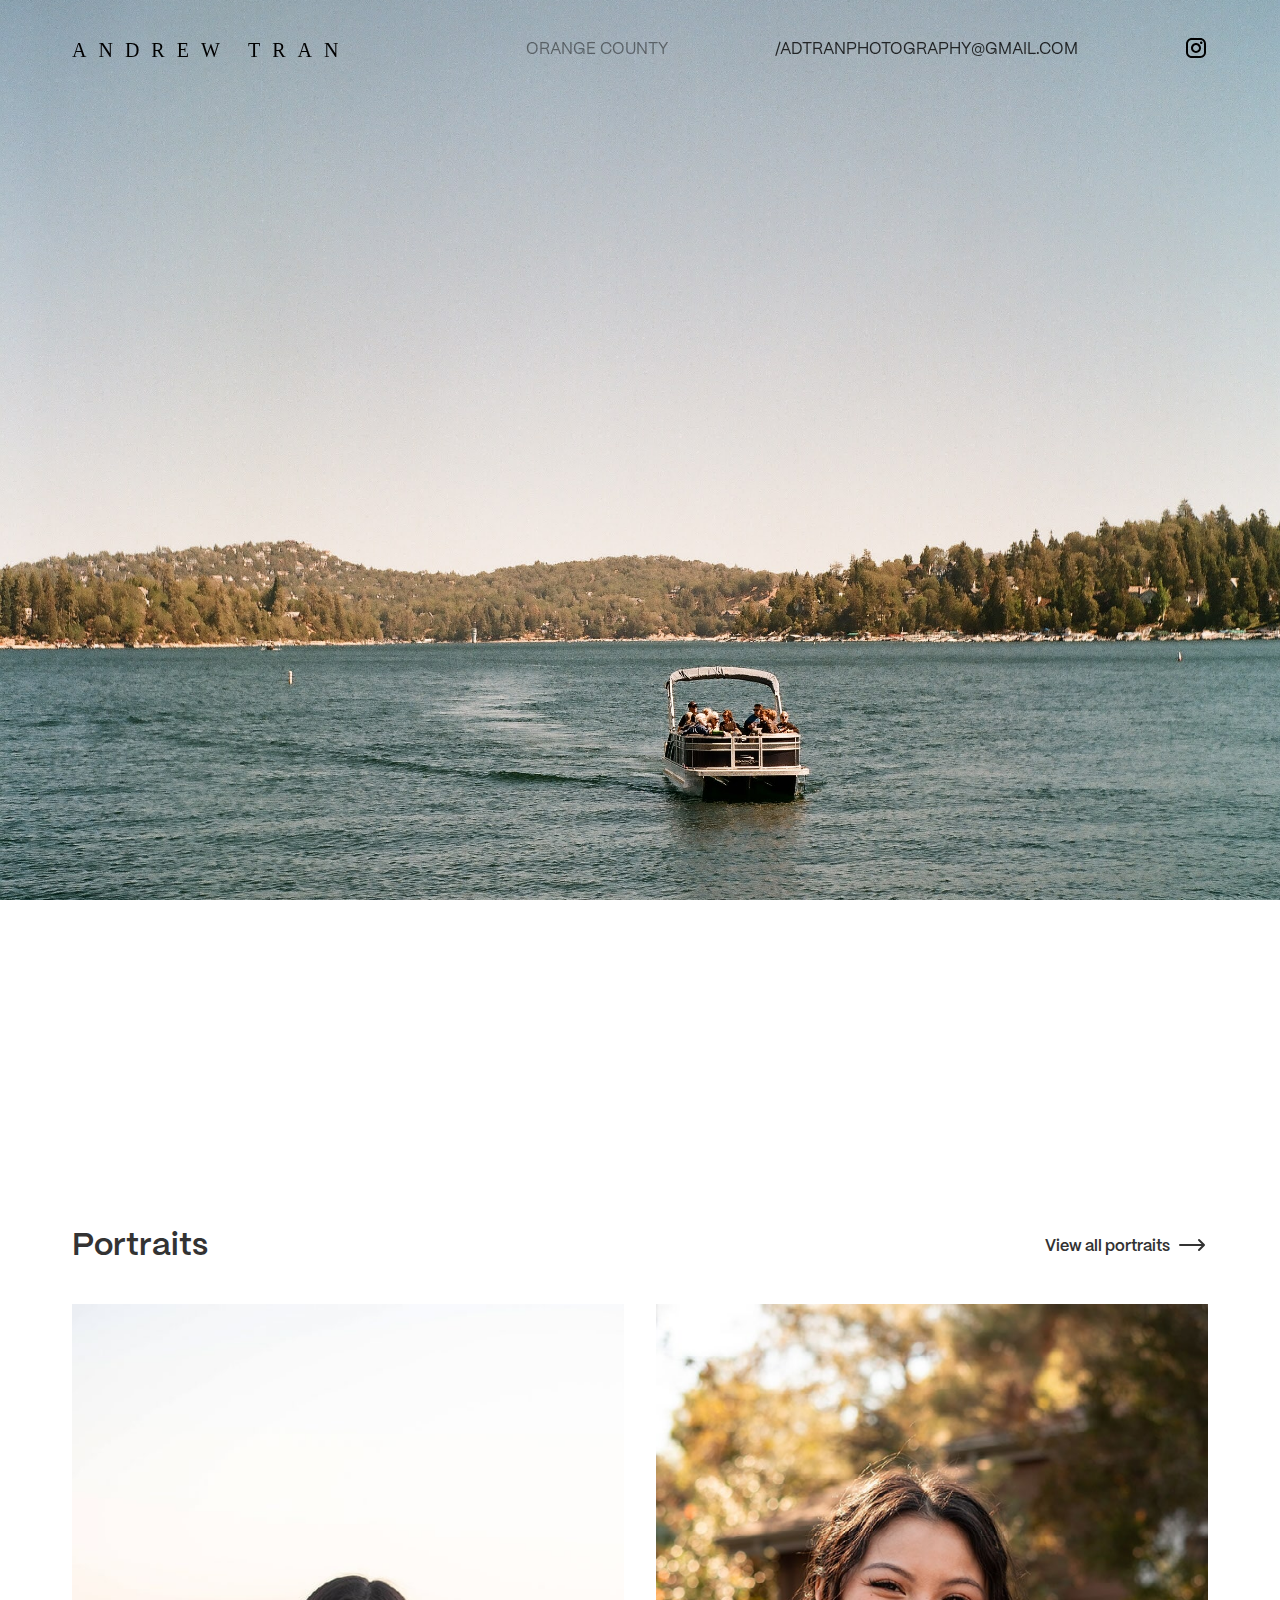
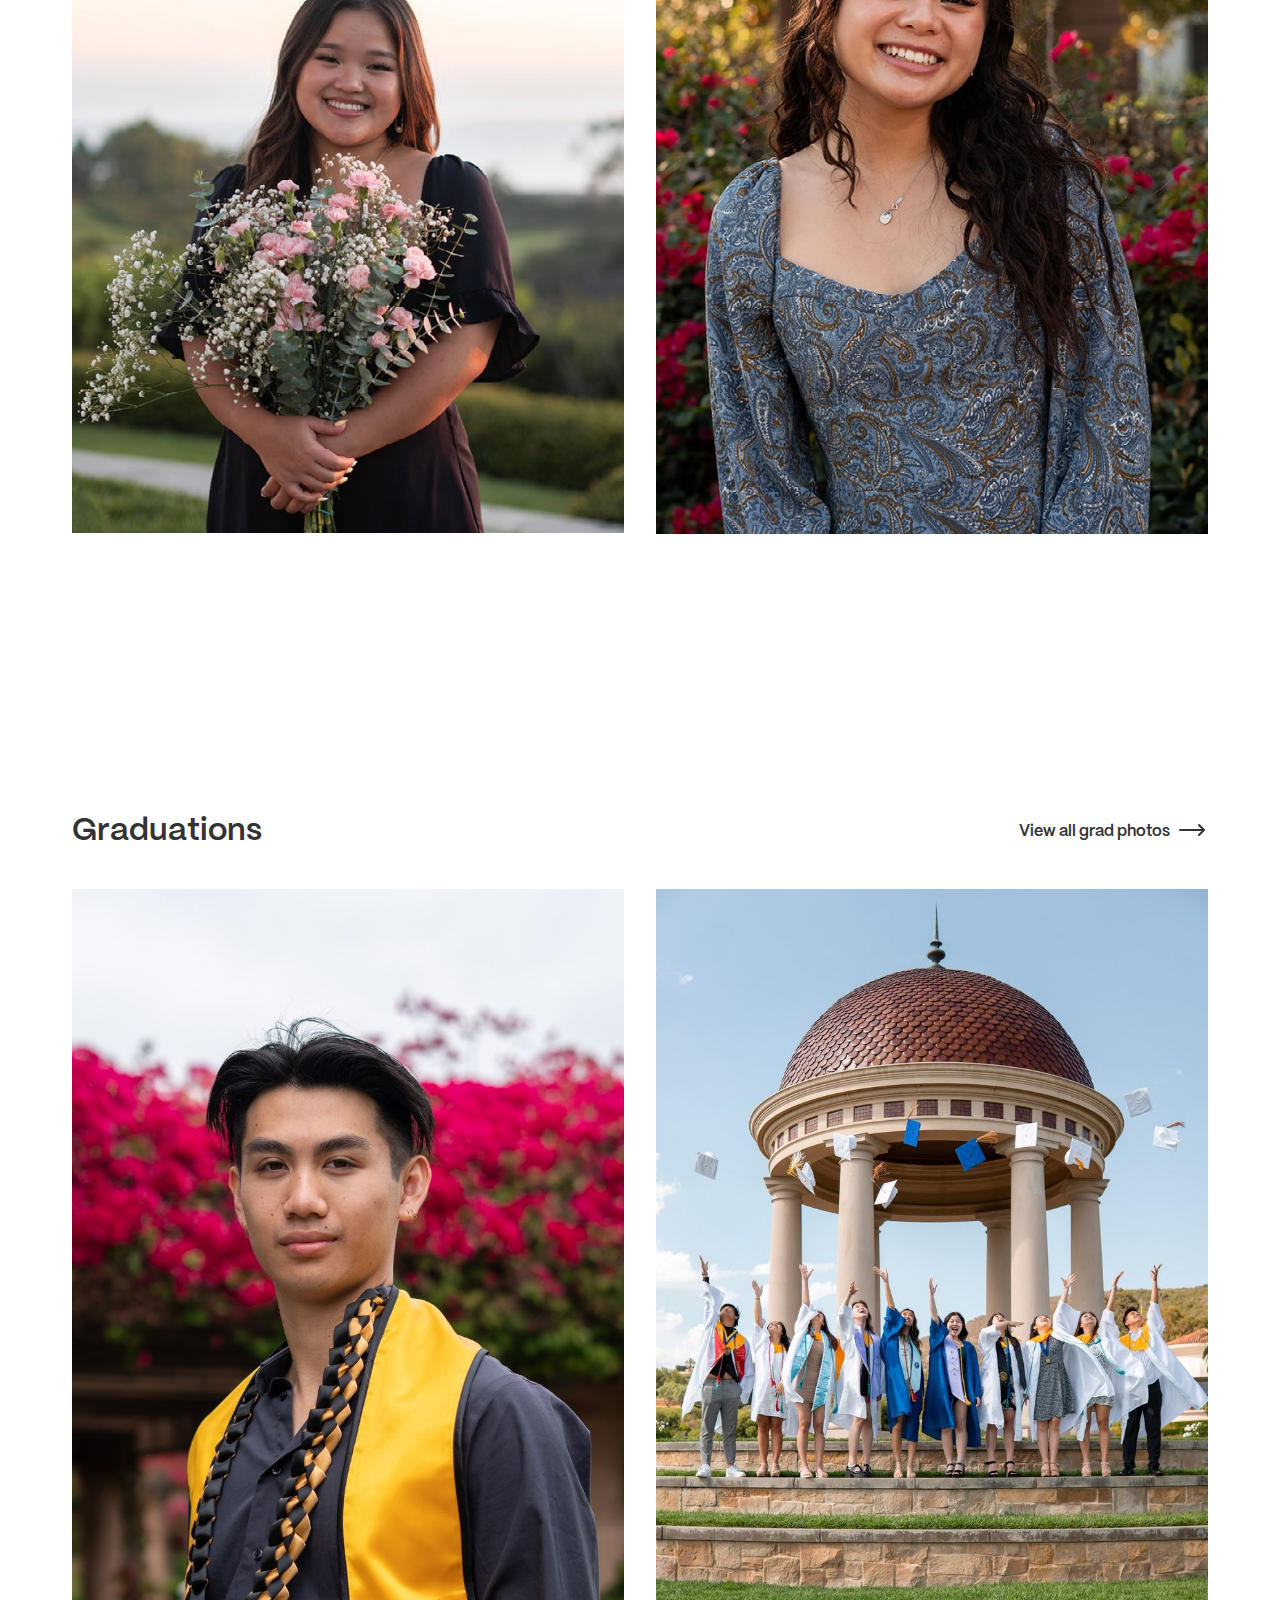
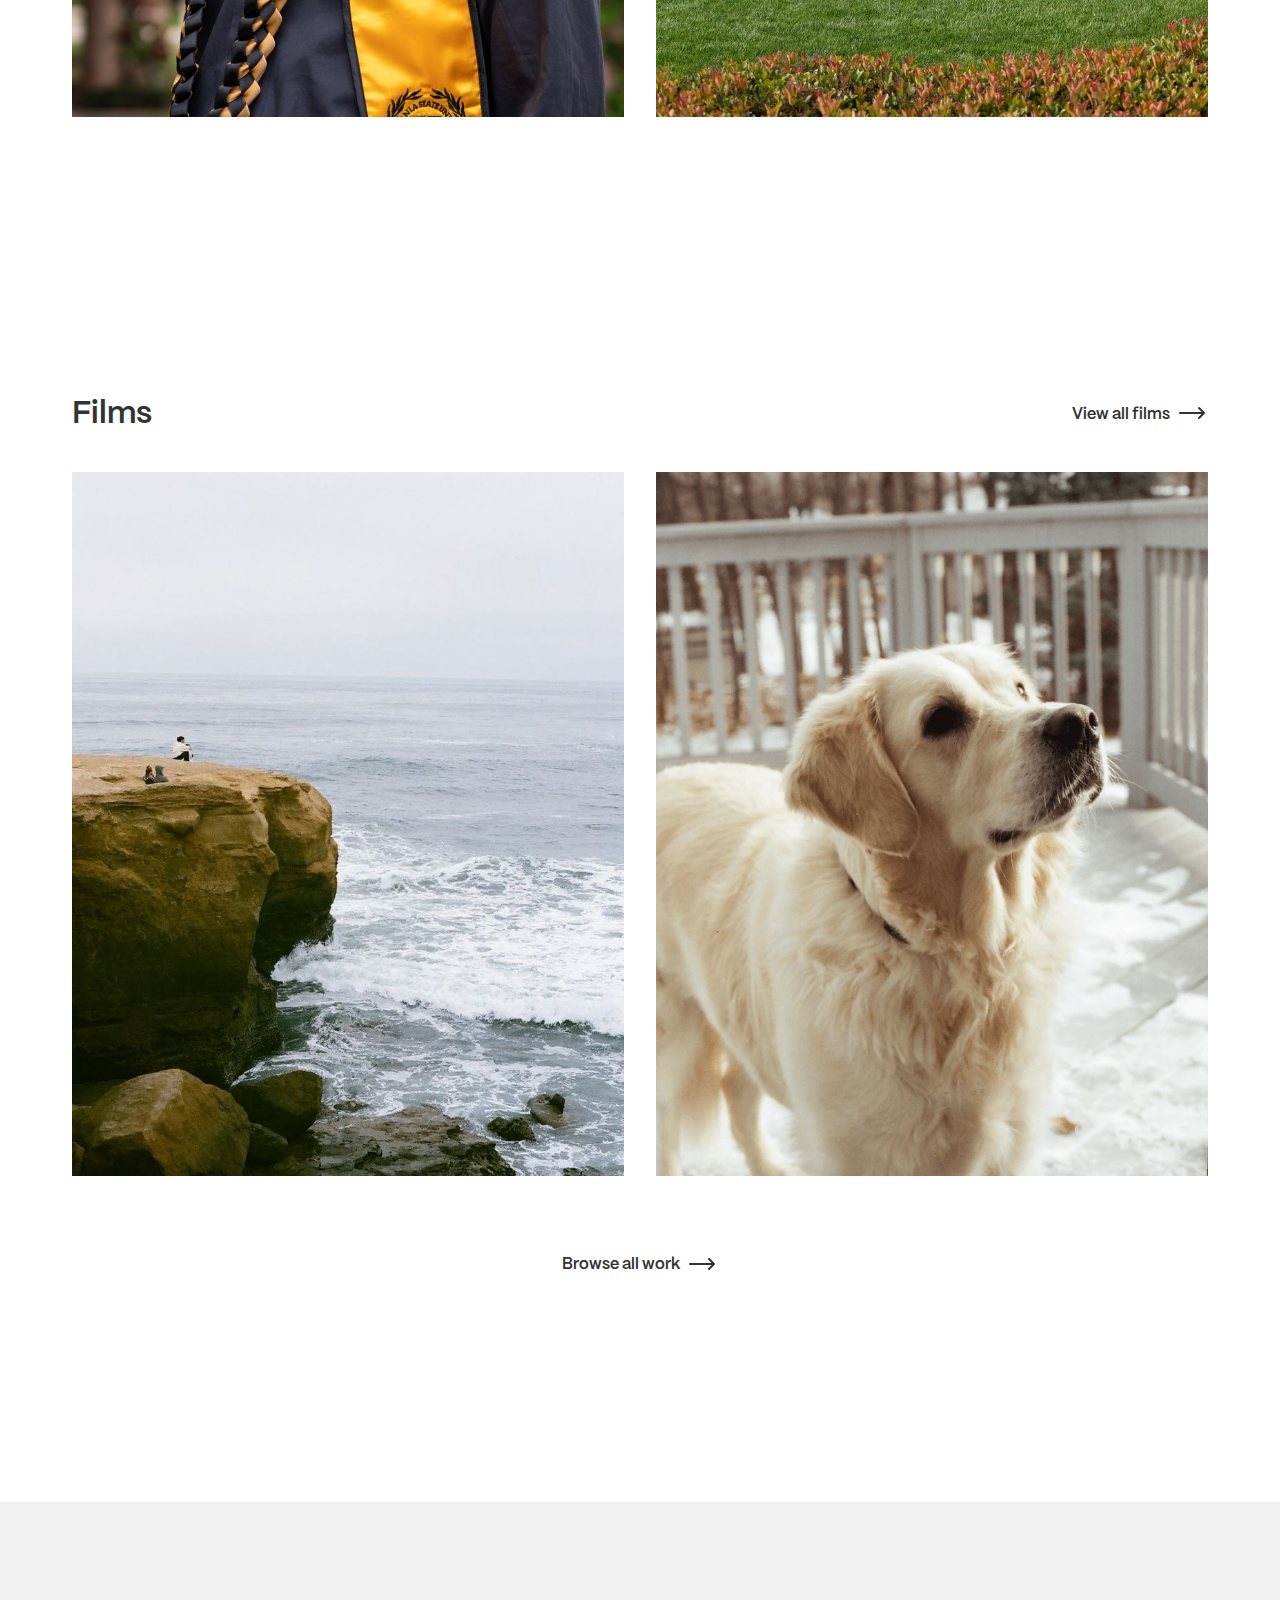
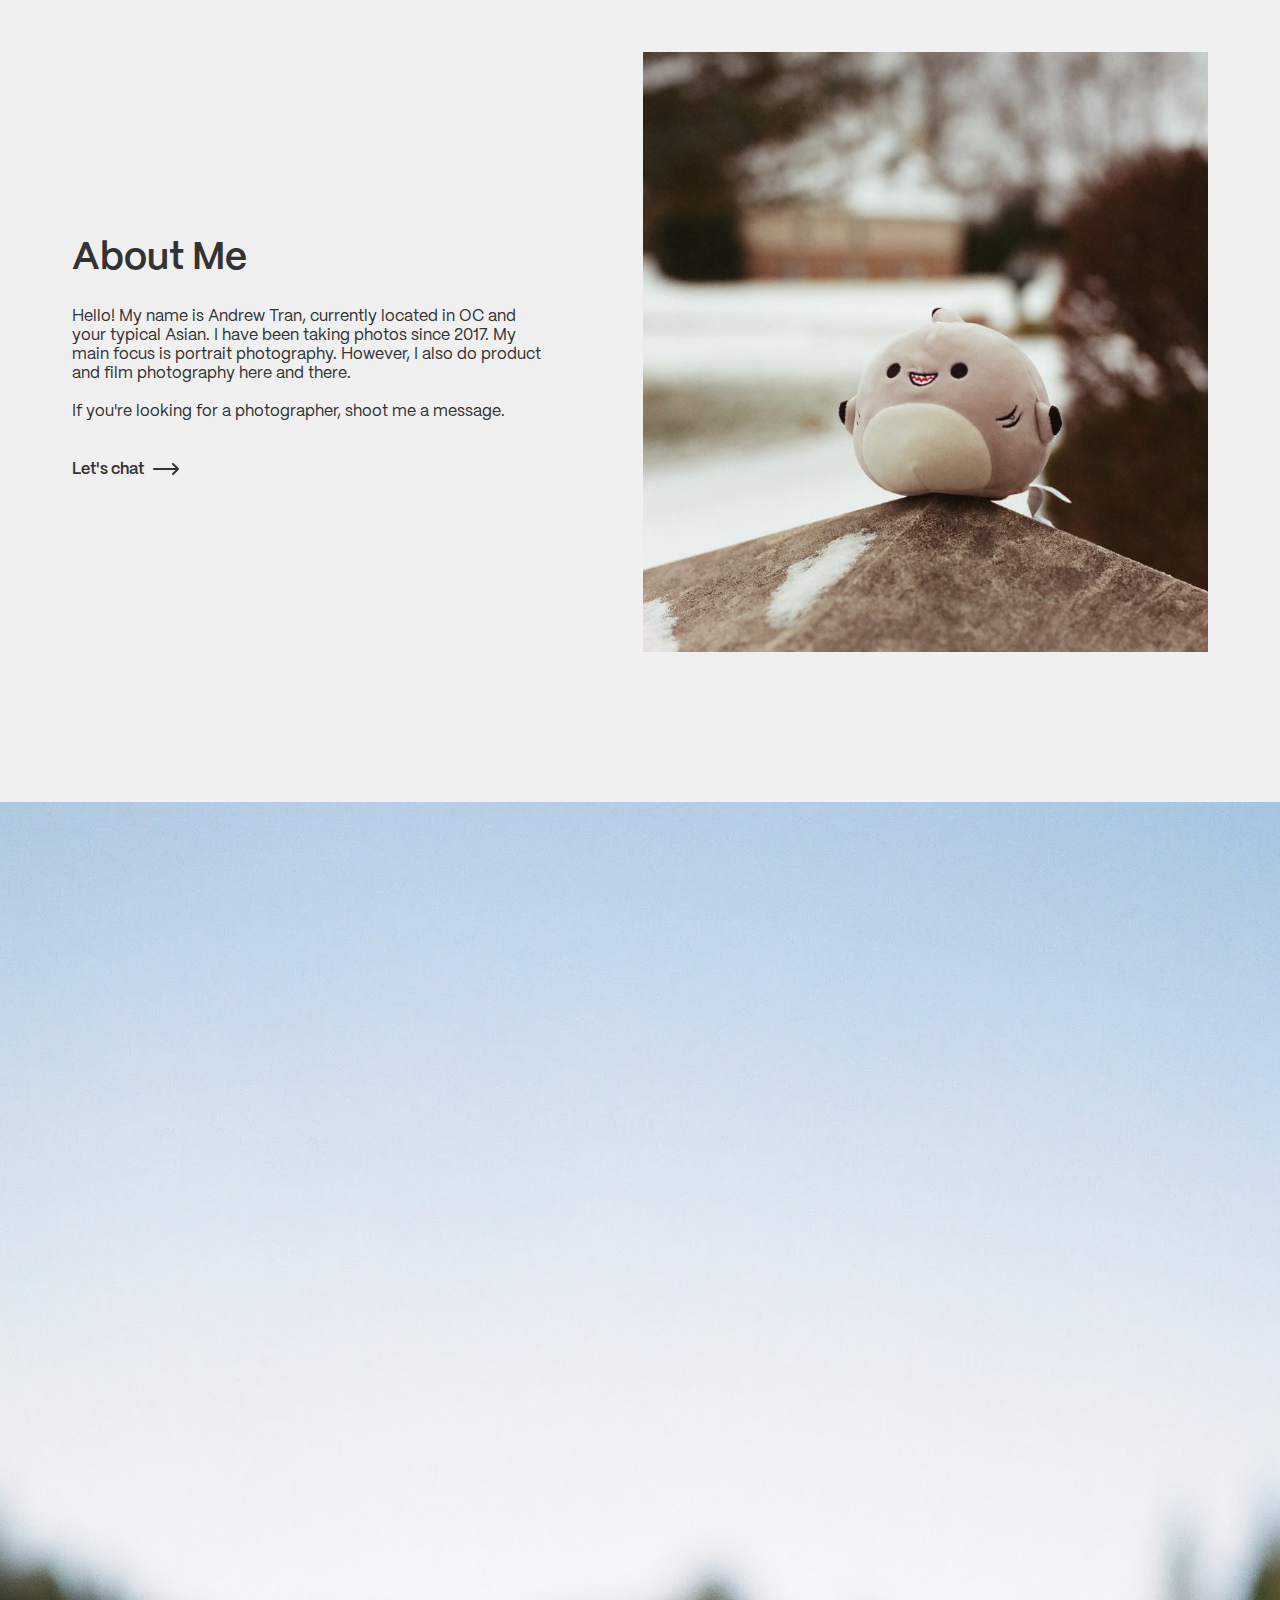
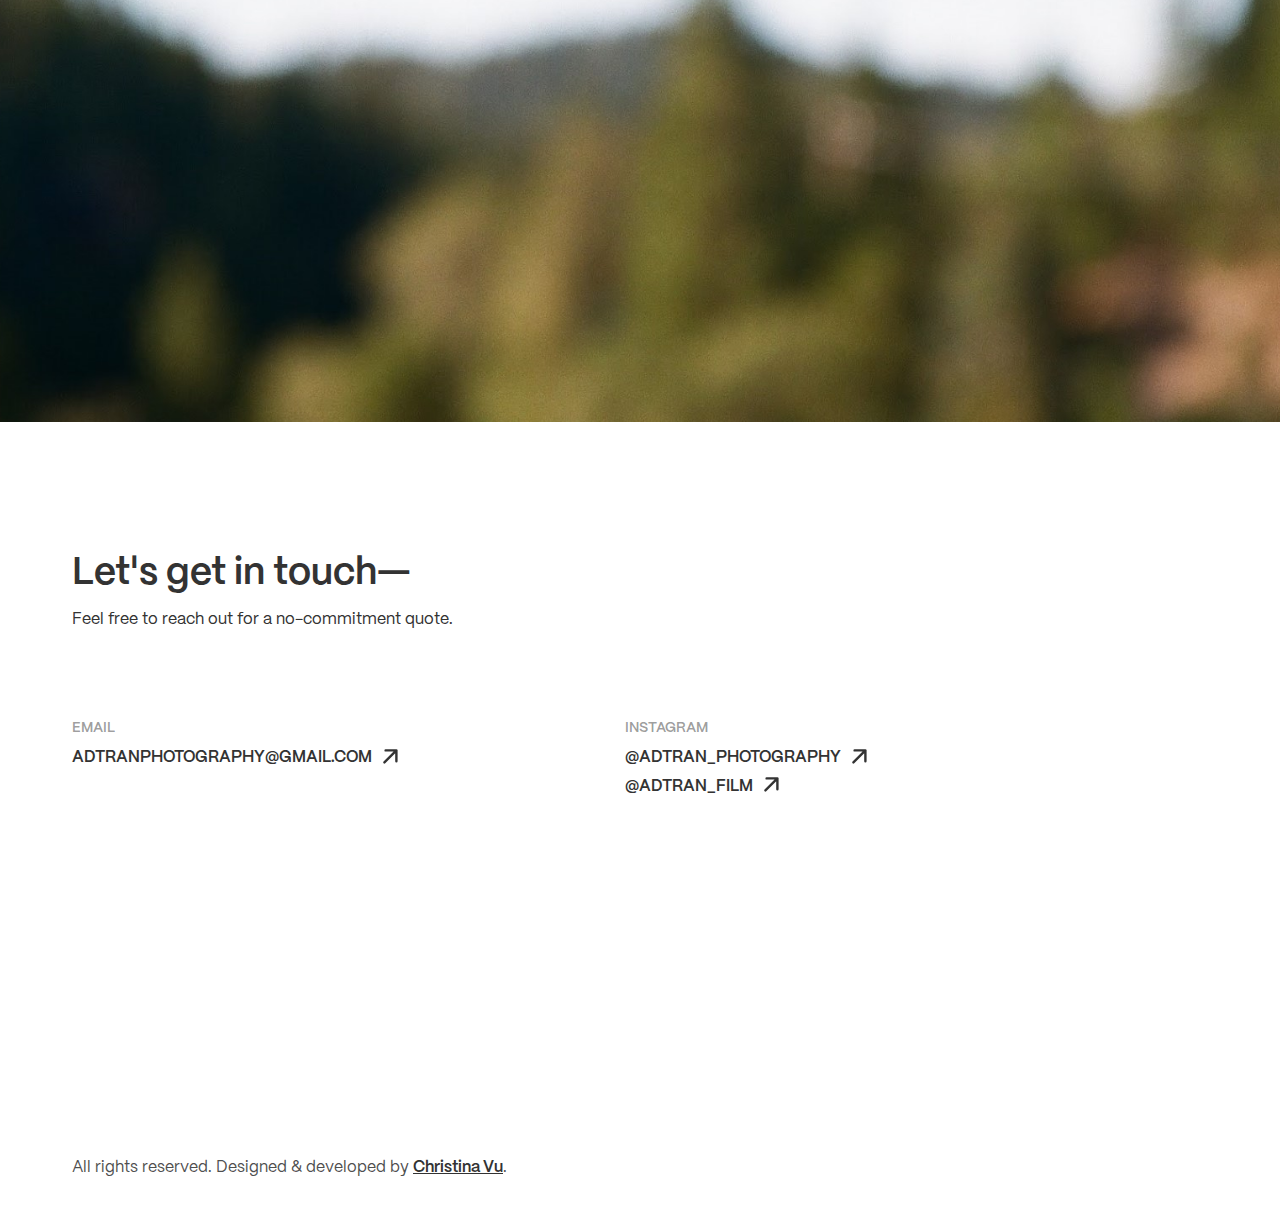
<file: index.html>
<!DOCTYPE html><!--  This site was created in Webflow. https://www.webflow.com  -->
<!--  Last Published: Thu Apr 11 2024 16:06:54 GMT+0000 (Coordinated Universal Time)  -->
<html data-wf-page="656a8ee2667503d5da27ce4a" data-wf-site="656a8ee2667503d5da27ce46">
<head>
  <meta charset="utf-8">
  <title>Andrew Tran - Photographer</title>
  <meta content="Hello! My name is Andrew Tran, currently located in OC and your typical Asian. I have been taking photos since 2017. My main focus is portrait photography. However, I also do product and film photography here and there." name="description">
  <meta content="width=device-width, initial-scale=1" name="viewport">
  <meta content="Webflow" name="generator">
  <link href="css/normalize.css" rel="stylesheet" type="text/css">
  <link href="css/webflow.css" rel="stylesheet" type="text/css">
  <link href="css/andrew-tran.webflow.css" rel="stylesheet" type="text/css">
  <script type="text/javascript">!function(o,c){var n=c.documentElement,t=" w-mod-";n.className+=t+"js",("ontouchstart"in o||o.DocumentTouch&&c instanceof DocumentTouch)&&(n.className+=t+"touch")}(window,document);</script>
  <link href="images/favicon.png" rel="shortcut icon" type="image/x-icon">
  <link href="images/webclip.png" rel="apple-touch-icon">
</head>
<body class="body">
  <div class="container">
    <div class="header">
      <div data-w-id="acf6cd76-f3b1-3ea1-8e27-cfcee3c5776f" class="header-container">
        <a href="index.html" aria-current="page" class="link-no-decorations w-inline-block w--current">
          <h1 class="logo">ANDREW TRAN</h1>
        </a>
        <div class="frame-5">
          <div class="oc">ORANGE COUNTY</div>
          <a href="mailto:adtranphotography@gmail.com" class="link-no-decorations w-inline-block">
            <div class="nav-item-email">/ADTRANPHOTOGRAPHY@GMAIL.COM</div>
          </a>
          <div class="div-block-2">
            <a href="mailto:adtranphotography@gmail.com" class="link-no-decorations email-icon w-inline-block">
              <div class="icon-embed-xsmall w-embed"><svg xmlns="http://www.w3.org/2000/svg" xmlns:xlink="http://www.w3.org/1999/xlink" aria-hidden="true" role="img" class="iconify iconify--ic" width="100%" height="100%" preserveaspectratio="xMidYMid meet" viewbox="0 0 24 24">
                  <path fill="currentColor" d="M22 6c0-1.1-.9-2-2-2H4c-1.1 0-2 .9-2 2v12c0 1.1.9 2 2 2h16c1.1 0 2-.9 2-2V6zm-2 0l-8 5l-8-5h16zm0 12H4V8l8 5l8-5v10z"></path>
                </svg></div>
            </a>
            <a href="https://www.instagram.com/adtran_photography/" class="link-no-decorations stronger-hover-animation w-inline-block"><img src="images/Vectors-Wrapper.svg" loading="lazy" width="24" height="24" alt="" class="vectors-wrapper-2"></a>
          </div>
        </div>
      </div>
    </div>
    <div class="home">
      <div class="hero-section">
        <div data-w-id="3554111e-c610-0ba9-7edd-e3b0ee9cef66" style="opacity:0" class="hero-content">
          <h1 class="title">ANDREW TRAN</h1>
          <a href="#work-section" class="w-inline-block">
            <div style="-webkit-transform:translate3d(0, 0px, 0) scale3d(1, 1, 1) rotateX(0) rotateY(0) rotateZ(0) skew(0, 0);-moz-transform:translate3d(0, 0px, 0) scale3d(1, 1, 1) rotateX(0) rotateY(0) rotateZ(0) skew(0, 0);-ms-transform:translate3d(0, 0px, 0) scale3d(1, 1, 1) rotateX(0) rotateY(0) rotateZ(0) skew(0, 0);transform:translate3d(0, 0px, 0) scale3d(1, 1, 1) rotateX(0) rotateY(0) rotateZ(0) skew(0, 0)" class="icon-embed-small-6 w-embed"><svg xmlns="http://www.w3.org/2000/svg" xmlns:xlink="http://www.w3.org/1999/xlink" aria-hidden="true" role="img" class="iconify iconify--heroicons" width="100%" height="100%" preserveaspectratio="xMidYMid meet" viewbox="0 0 24 24">
                <path fill="none" stroke="currentColor" stroke-linecap="round" stroke-linejoin="round" stroke-width="1.5" d="m19.5 8.25l-7.5 7.5l-7.5-7.5"></path>
              </svg></div>
          </a>
        </div>
      </div>
      <div id="work-section" class="work-section">
        <div class="work-card">
          <div class="work-card-text move-up-transition">
            <h1 class="heading">Portraits</h1>
            <a href="work.html" class="view-work-link w-inline-block">
              <div class="text-block">View all portraits</div>
              <div class="icon-embed-small-2 w-embed"><svg xmlns="http://www.w3.org/2000/svg" xmlns:xlink="http://www.w3.org/1999/xlink" aria-hidden="true" role="img" class="iconify iconify--heroicons" width="100%" height="100%" preserveaspectratio="xMidYMid meet" viewbox="0 0 24 24">
                  <path fill="currentColor" fill-rule="evenodd" d="M16.72 7.72a.75.75 0 0 1 1.06 0l3.75 3.75a.75.75 0 0 1 0 1.06l-3.75 3.75a.75.75 0 1 1-1.06-1.06l2.47-2.47H3a.75.75 0 0 1 0-1.5h16.19l-2.47-2.47a.75.75 0 0 1 0-1.06Z" clip-rule="evenodd"></path>
                </svg></div>
            </a>
          </div>
          <div class="work-images move-up-transition">
            <div class="image-container">
              <a href="#" class="w-inline-block w-lightbox"><img src="images/portrait-2-min.jpg" loading="lazy" height="" alt="" sizes="(max-width: 479px) 93vw, (max-width: 717px) 95vw, (max-width: 767px) 682px, 44vw" srcset="images/portrait-2-min-p-500.jpg 500w, images/portrait-2-min.jpg 682w" class="image">
                <script type="application/json" class="w-json">{
  "items": [
    {
      "_id": "656a95f782c1169c673c83d5",
      "origFileName": "portrait 2-min.jpg",
      "fileName": "portrait 2-min.jpg",
      "fileSize": 87337,
      "height": 1024,
      "url": "images/portrait-2-min.jpg",
      "width": 682,
      "type": "image"
    }
  ],
  "group": ""
}</script>
              </a>
            </div>
            <div class="image-container">
              <a href="#" class="w-inline-block w-lightbox"><img src="images/portrait-1-min.jpg" loading="lazy" height="" alt="" sizes="(max-width: 479px) 93vw, (max-width: 716px) 95vw, (max-width: 767px) 681px, 44vw" srcset="images/portrait-1-min-p-500.jpg 500w, images/portrait-1-min.jpg 681w" class="image">
                <script type="application/json" class="w-json">{
  "items": [
    {
      "_id": "656a9601d4c7ff75a8316bff",
      "origFileName": "portrait 1-min.jpg",
      "fileName": "portrait 1-min.jpg",
      "fileSize": 180214,
      "height": 1024,
      "url": "images/portrait-1-min.jpg",
      "width": 681,
      "type": "image"
    }
  ],
  "group": ""
}</script>
              </a>
            </div>
          </div>
        </div>
        <div class="work-card">
          <div class="work-card-text move-up-transition">
            <h1 class="heading">Graduations</h1>
            <a href="/work#grad" class="view-work-link w-inline-block">
              <div class="text-block-2">View all grad photos</div>
              <div class="icon-embed-small-2 w-embed"><svg xmlns="http://www.w3.org/2000/svg" xmlns:xlink="http://www.w3.org/1999/xlink" aria-hidden="true" role="img" class="iconify iconify--heroicons" width="100%" height="100%" preserveaspectratio="xMidYMid meet" viewbox="0 0 24 24">
                  <path fill="currentColor" fill-rule="evenodd" d="M16.72 7.72a.75.75 0 0 1 1.06 0l3.75 3.75a.75.75 0 0 1 0 1.06l-3.75 3.75a.75.75 0 1 1-1.06-1.06l2.47-2.47H3a.75.75 0 0 1 0-1.5h16.19l-2.47-2.47a.75.75 0 0 1 0-1.06Z" clip-rule="evenodd"></path>
                </svg></div>
            </a>
          </div>
          <div class="work-images move-up-transition">
            <div class="image-container">
              <a href="#" class="w-inline-block w-lightbox"><img src="images/grad-2-min.jpg" loading="lazy" height="" alt="" sizes="(max-width: 767px) 96vw, 44vw" srcset="images/grad-2-min-p-500.jpg 500w, images/grad-2-min-p-800.jpg 800w, images/grad-2-min-p-1080.jpg 1080w, images/grad-2-min.jpg 1320w" class="image">
                <script type="application/json" class="w-json">{
  "items": [
    {
      "_id": "656a9752cb1171dcc0ebb70c",
      "origFileName": "grad 2-min.jpg",
      "fileName": "grad 2-min.jpg",
      "fileSize": 301467,
      "height": 1980,
      "url": "images/grad-2-min.jpg",
      "width": 1320,
      "type": "image"
    }
  ],
  "group": ""
}</script>
              </a>
            </div>
            <div class="image-container">
              <a href="#" class="w-inline-block w-lightbox"><img src="images/grad-1-min.jpg" loading="lazy" height="" alt="" sizes="(max-width: 767px) 96vw, 44vw" srcset="images/grad-1-min-p-500.jpg 500w, images/grad-1-min-p-800.jpg 800w, images/grad-1-min-p-1080.jpg 1080w, images/grad-1-min.jpg 1323w" class="image">
                <script type="application/json" class="w-json">{
  "items": [
    {
      "_id": "656a975d93cd387e31997bcc",
      "origFileName": "grad 1-min.jpg",
      "fileName": "grad 1-min.jpg",
      "fileSize": 566309,
      "height": 1985,
      "url": "images/grad-1-min.jpg",
      "width": 1323,
      "type": "image"
    }
  ],
  "group": ""
}</script>
              </a>
            </div>
          </div>
        </div>
        <div class="work-card">
          <div class="work-card-text move-up-transition">
            <h1 class="heading">Films</h1>
            <a href="/work#films" class="view-work-link w-inline-block">
              <div class="text-block-3">View all films</div>
              <div class="icon-embed-small-2 w-embed"><svg xmlns="http://www.w3.org/2000/svg" xmlns:xlink="http://www.w3.org/1999/xlink" aria-hidden="true" role="img" class="iconify iconify--heroicons" width="100%" height="100%" preserveaspectratio="xMidYMid meet" viewbox="0 0 24 24">
                  <path fill="currentColor" fill-rule="evenodd" d="M16.72 7.72a.75.75 0 0 1 1.06 0l3.75 3.75a.75.75 0 0 1 0 1.06l-3.75 3.75a.75.75 0 1 1-1.06-1.06l2.47-2.47H3a.75.75 0 0 1 0-1.5h16.19l-2.47-2.47a.75.75 0 0 1 0-1.06Z" clip-rule="evenodd"></path>
                </svg></div>
            </a>
          </div>
          <div class="work-images move-up-transition">
            <div class="image-container film">
              <a href="#" class="w-inline-block w-lightbox"><img src="images/film-1-cropped-min.JPG" loading="lazy" height="" alt="" sizes="(max-width: 479px) 93vw, (max-width: 767px) 96vw, 44vw" srcset="images/film-1-cropped-min-p-500.jpg 500w, images/film-1-cropped-min-p-800.jpg 800w, images/film-1-cropped-min.JPG 877w" class="image">
                <script type="application/json" class="w-json">{
  "items": [
    {
      "_id": "656a9774667503d5da2e679d",
      "origFileName": "film 1-min.JPG",
      "fileName": "film 1-min.JPG",
      "fileSize": 229980,
      "height": 1323,
      "url": "images/film-1-min.JPG",
      "width": 877,
      "type": "image"
    }
  ],
  "group": ""
}</script>
              </a>
            </div>
            <div class="image-container film">
              <a href="#" class="w-inline-block w-lightbox"><img src="images/film9-min.PNG" loading="lazy" height="" alt="" sizes="(max-width: 479px) 93vw, (max-width: 767px) 96vw, 44vw" srcset="images/film9-min-p-500.png 500w, images/film9-min-p-800.png 800w, images/film9-min.PNG 996w" class="image">
                <script type="application/json" class="w-json">{
  "items": [
    {
      "_id": "656a9780fd5213ff85f94078",
      "origFileName": "film9-min.PNG",
      "fileName": "film9-min.PNG",
      "fileSize": 613928,
      "height": 1271,
      "url": "images/film9-min.PNG",
      "width": 996,
      "type": "image"
    }
  ],
  "group": ""
}</script>
              </a>
            </div>
          </div>
        </div>
        <a href="work.html" class="view-work-link browse-all-work w-inline-block">
          <div>Browse all work</div>
          <div class="icon-embed-small-2 w-embed"><svg xmlns="http://www.w3.org/2000/svg" xmlns:xlink="http://www.w3.org/1999/xlink" aria-hidden="true" role="img" class="iconify iconify--heroicons" width="100%" height="100%" preserveaspectratio="xMidYMid meet" viewbox="0 0 24 24">
              <path fill="currentColor" fill-rule="evenodd" d="M16.72 7.72a.75.75 0 0 1 1.06 0l3.75 3.75a.75.75 0 0 1 0 1.06l-3.75 3.75a.75.75 0 1 1-1.06-1.06l2.47-2.47H3a.75.75 0 0 1 0-1.5h16.19l-2.47-2.47a.75.75 0 0 1 0-1.06Z" clip-rule="evenodd"></path>
            </svg></div>
        </a>
      </div>
      <div class="about-section">
        <div class="about-container move-up-transition">
          <div class="about-text-container">
            <div class="about-text">
              <h1 class="heading-5">About Me</h1>
              <div class="text-block-4">Hello! My name is Andrew Tran, currently located in OC and your typical Asian. I have been taking photos since 2017. My main focus is portrait photography. However, I also do product and film photography here and there.<br><br>If you&#x27;re looking for a photographer, shoot me a message.</div>
            </div>
            <div>
              <a href="mailto:adtranphotography@gmail.com" class="view-work-link w-inline-block">
                <div class="text-block-5">Let&#x27;s chat</div>
                <div class="icon-embed-small-2 w-embed"><svg xmlns="http://www.w3.org/2000/svg" xmlns:xlink="http://www.w3.org/1999/xlink" aria-hidden="true" role="img" class="iconify iconify--heroicons" width="100%" height="100%" preserveaspectratio="xMidYMid meet" viewbox="0 0 24 24">
                    <path fill="currentColor" fill-rule="evenodd" d="M16.72 7.72a.75.75 0 0 1 1.06 0l3.75 3.75a.75.75 0 0 1 0 1.06l-3.75 3.75a.75.75 0 1 1-1.06-1.06l2.47-2.47H3a.75.75 0 0 1 0-1.5h16.19l-2.47-2.47a.75.75 0 0 1 0-1.06Z" clip-rule="evenodd"></path>
                  </svg></div>
              </a>
            </div>
          </div>
          <div class="image-container about"><img src="images/silly-min.JPG" loading="lazy" height="" alt="" sizes="(max-width: 479px) 93vw, (max-width: 767px) 96vw, 45vw" srcset="images/silly-min-p-500.jpg 500w, images/silly-min-p-800.jpg 800w, images/silly-min-p-1080.jpg 1080w, images/silly-min-p-1600.jpg 1600w, images/silly-min.JPG 2048w" class="about-image"></div>
        </div>
      </div>
      <div class="parallax-container">
        <div class="full-image-container">
          <div data-w-id="2888ec29-15ba-ce75-2040-affefb504b4d" class="full-image"></div>
        </div>
      </div>
      <div class="footer">
        <div class="footer-container">
          <div class="footer-content move-up-transition">
            <div class="footer-text-content">
              <h1 class="heading-4">Let&#x27;s get in touch—</h1>
              <div class="text-block-6">Feel free to reach out for a no-commitment quote.</div>
            </div>
            <div class="frame-4">
              <div class="footer-link-container">
                <div class="footer-subtitle">EMAIL<br></div>
                <a href="mailto:adtranphotography@gmail.com" class="footer-link w-inline-block">
                  <div class="text-block-7">ADTRANPHOTOGRAPHY@GMAIL.COM</div>
                  <div class="icon-embed-small-3 w-embed"><svg xmlns="http://www.w3.org/2000/svg" xmlns:xlink="http://www.w3.org/1999/xlink" aria-hidden="true" role="img" class="iconify iconify--tabler" width="100%" height="100%" preserveaspectratio="xMidYMid meet" viewbox="0 0 24 24">
                      <path fill="none" stroke="currentColor" stroke-linecap="round" stroke-linejoin="round" stroke-width="2" d="M17 7L7 17M8 7h9v9"></path>
                    </svg></div>
                </a>
              </div>
              <div class="footer-link-container">
                <div class="footer-subtitle">INSTAGRAM<br></div>
                <a href="https://www.instagram.com/adtran_photography/" class="footer-link w-inline-block">
                  <div class="text-block-8">@ADTRAN_PHOTOGRAPHY</div>
                  <div class="icon-embed-small-3 w-embed"><svg xmlns="http://www.w3.org/2000/svg" xmlns:xlink="http://www.w3.org/1999/xlink" aria-hidden="true" role="img" class="iconify iconify--tabler" width="100%" height="100%" preserveaspectratio="xMidYMid meet" viewbox="0 0 24 24">
                      <path fill="none" stroke="currentColor" stroke-linecap="round" stroke-linejoin="round" stroke-width="2" d="M17 7L7 17M8 7h9v9"></path>
                    </svg></div>
                </a>
                <a href="https://www.instagram.com/adtran_film/" class="footer-link negative-margin w-inline-block">
                  <div class="text-block-9">@ADTRAN_FILM</div>
                  <div class="icon-embed-small-3 w-embed"><svg xmlns="http://www.w3.org/2000/svg" xmlns:xlink="http://www.w3.org/1999/xlink" aria-hidden="true" role="img" class="iconify iconify--tabler" width="100%" height="100%" preserveaspectratio="xMidYMid meet" viewbox="0 0 24 24">
                      <path fill="none" stroke="currentColor" stroke-linecap="round" stroke-linejoin="round" stroke-width="2" d="M17 7L7 17M8 7h9v9"></path>
                    </svg></div>
                </a>
              </div>
            </div>
          </div>
          <div class="footer-bottom">
            <div class="credits-text move-up-transition">All rights reserved. Designed &amp; developed by <a href="https://www.christinavu.me/" class="inline-link">Christina Vu</a>.</div>
          </div>
        </div>
      </div>
      <div data-w-id="8f552946-edc0-c6a4-ee55-39566dc3c509" class="move-up-transition hidden"></div>
    </div>
  </div>
  <script src="https://d3e54v103j8qbb.cloudfront.net/js/jquery-3.5.1.min.dc5e7f18c8.js?site=656a8ee2667503d5da27ce46" type="text/javascript" integrity="sha256-9/aliU8dGd2tb6OSsuzixeV4y/faTqgFtohetphbbj0=" crossorigin="anonymous"></script>
  <script src="js/webflow.js" type="text/javascript"></script>
</body>
</html>
</file>
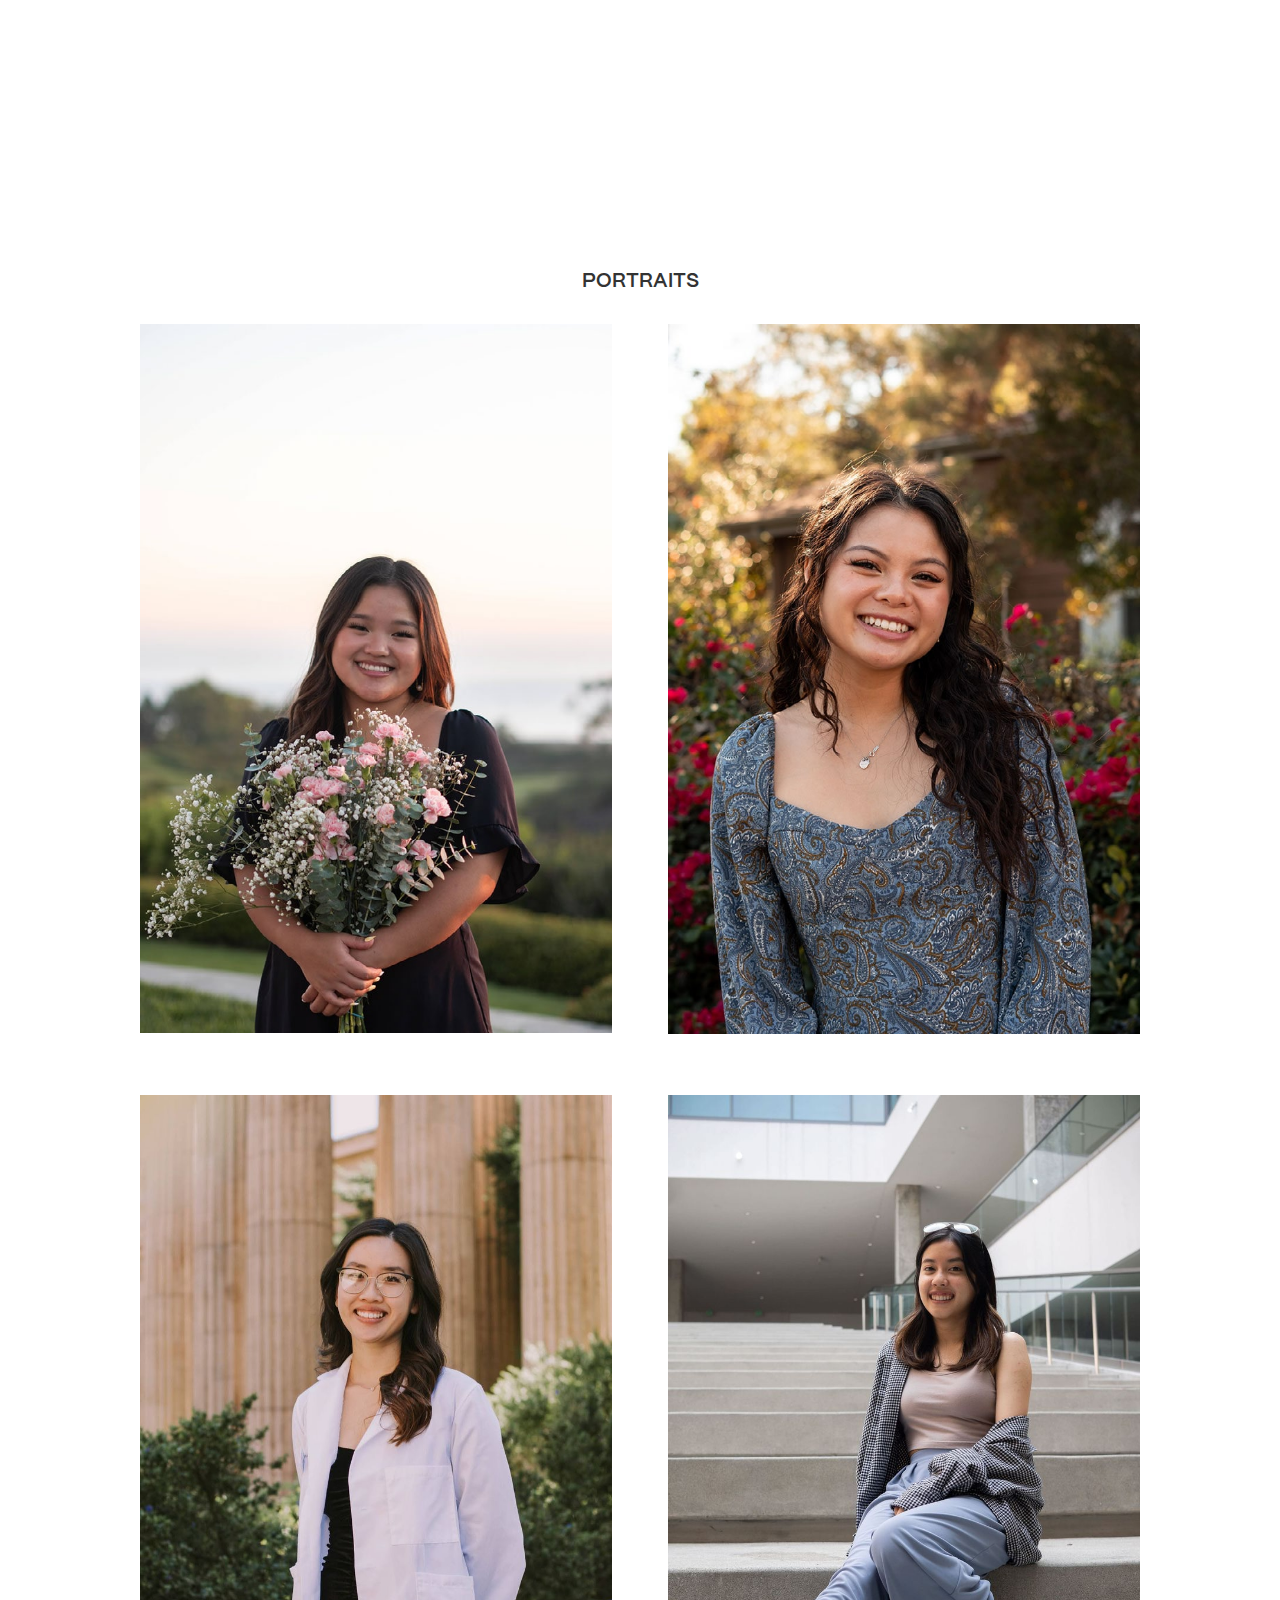
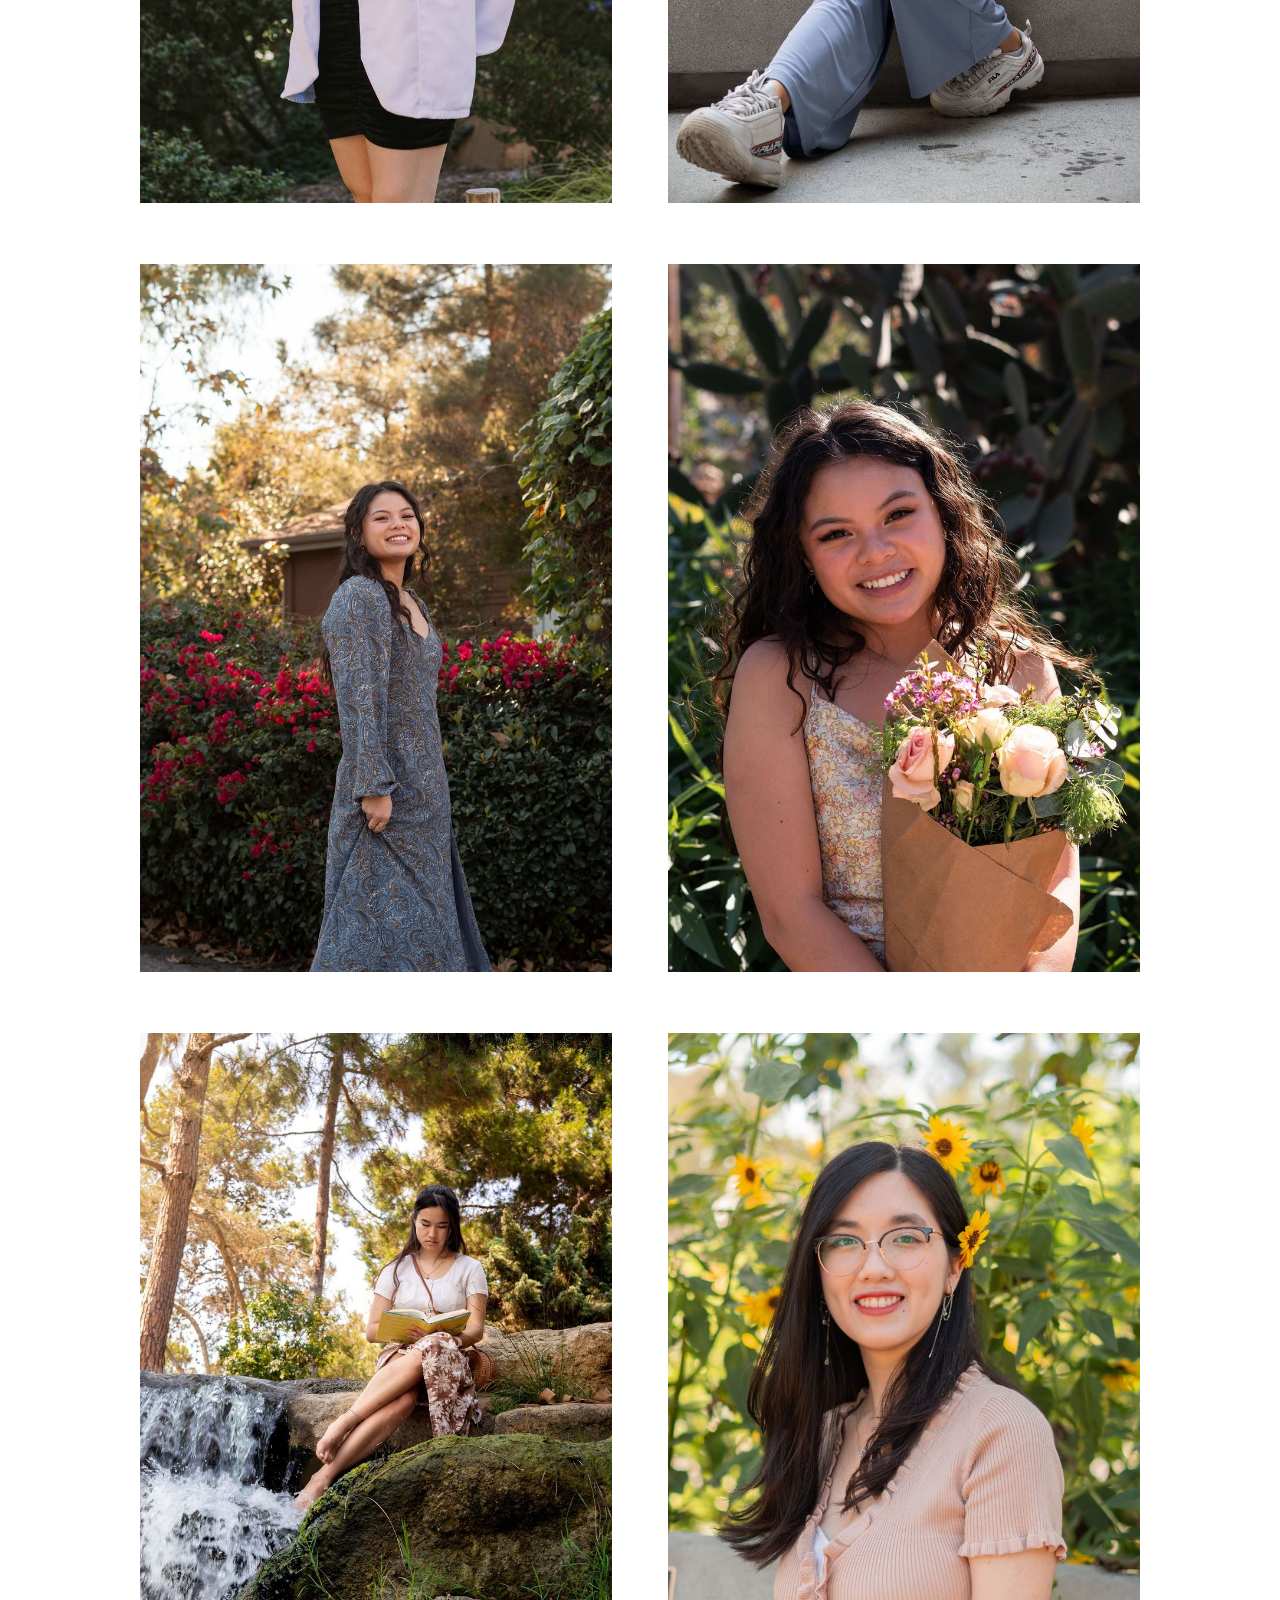
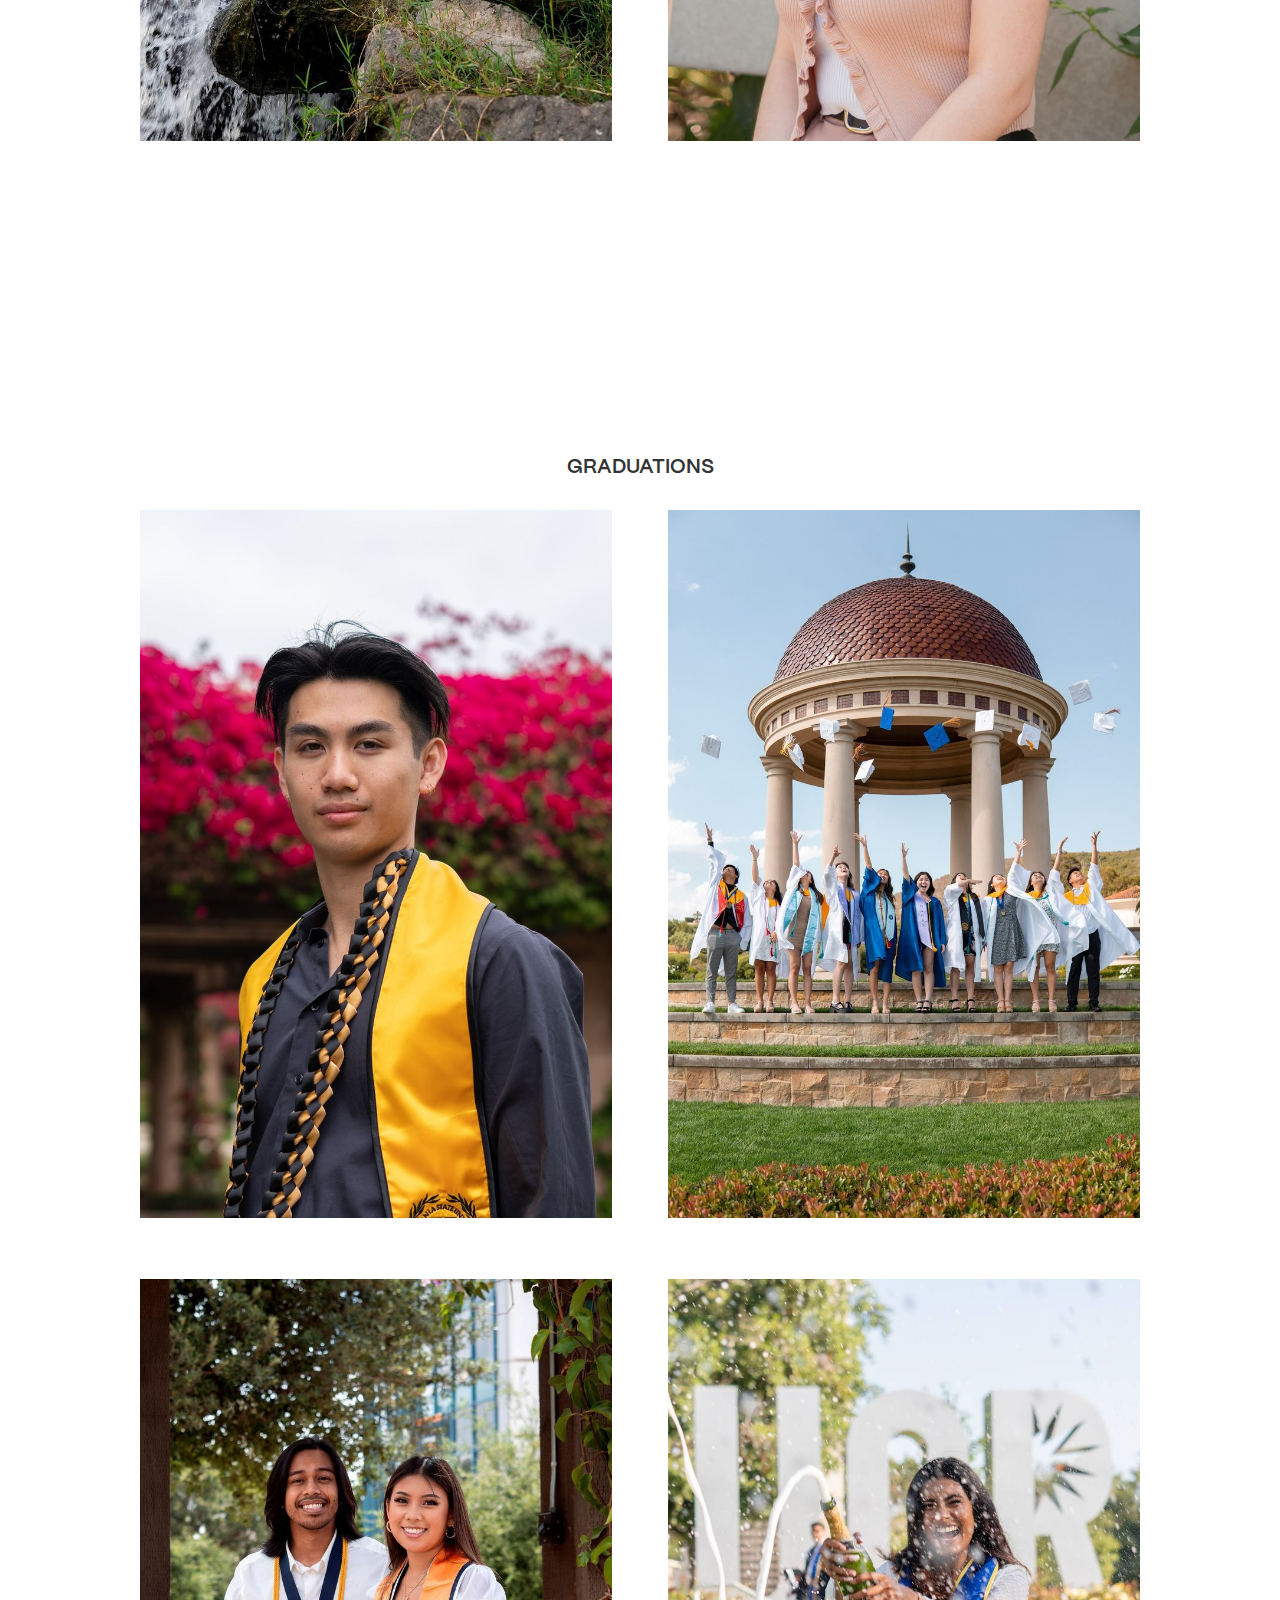
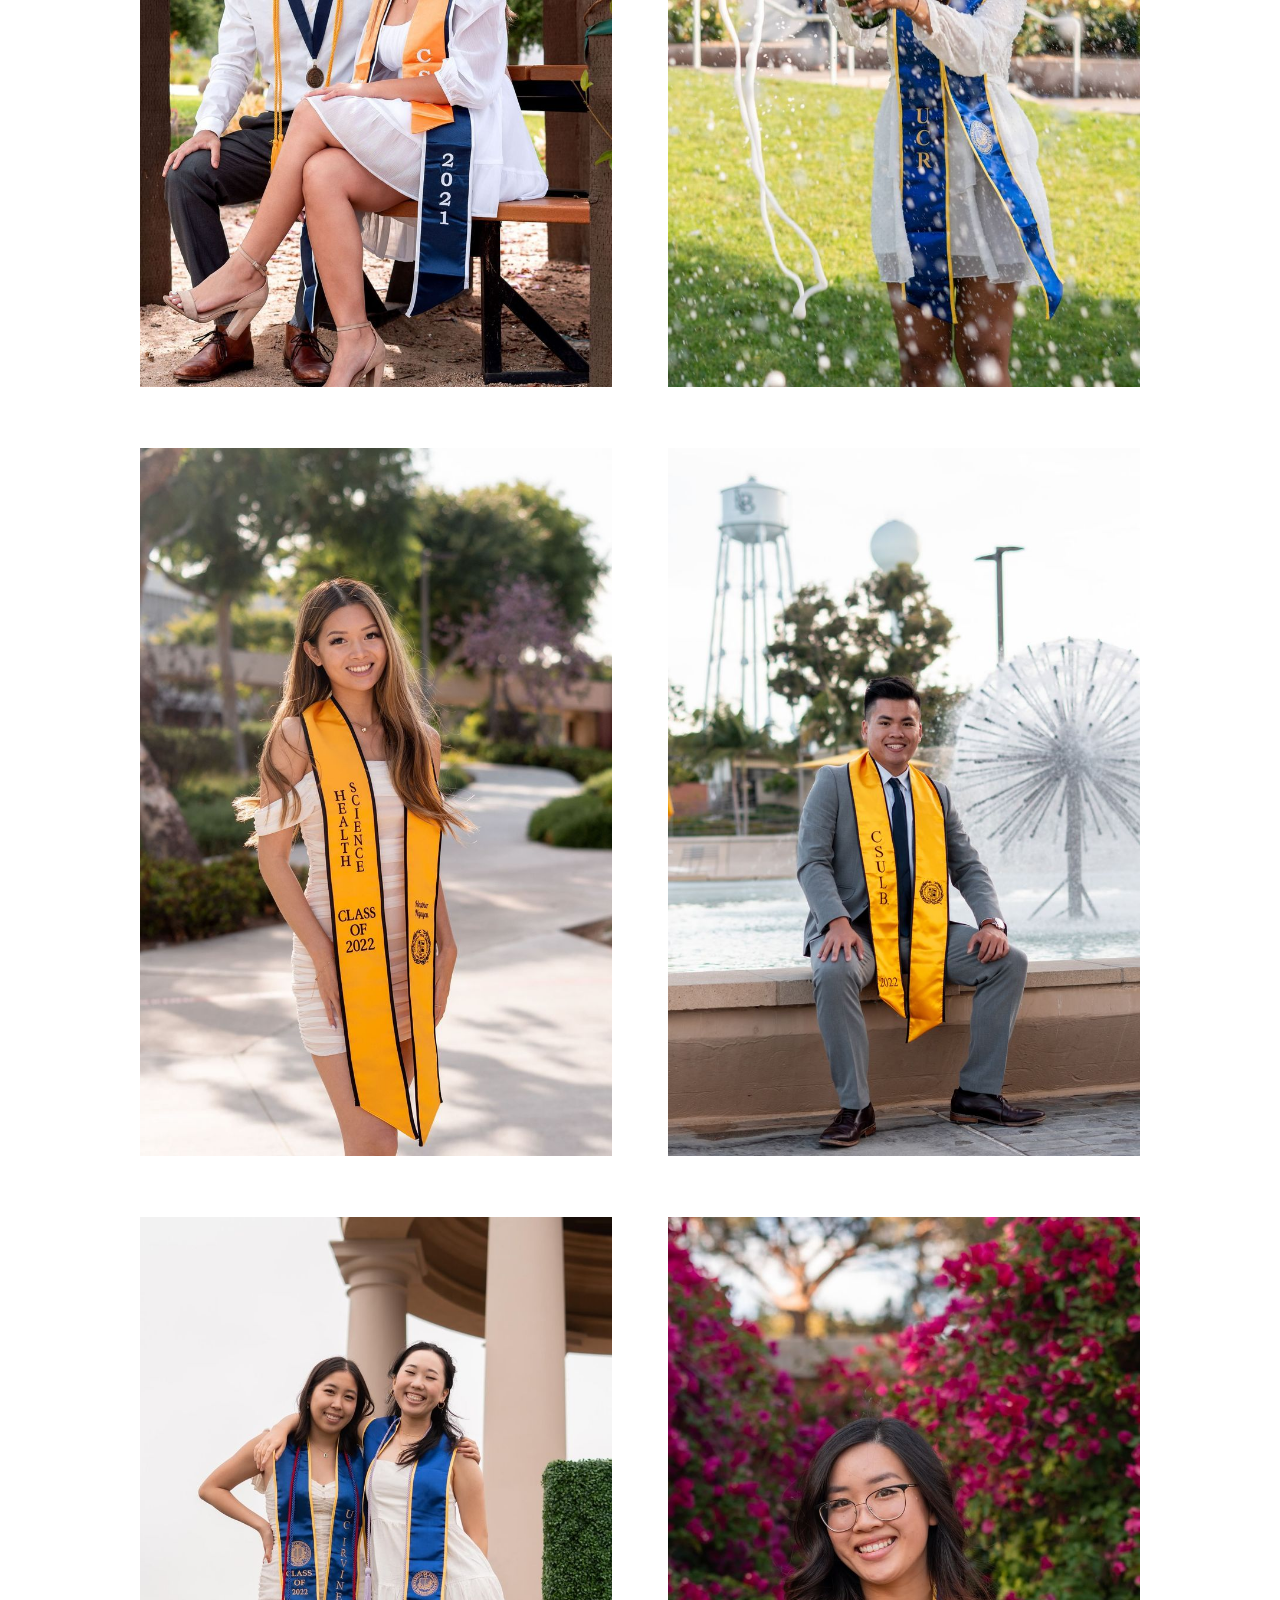
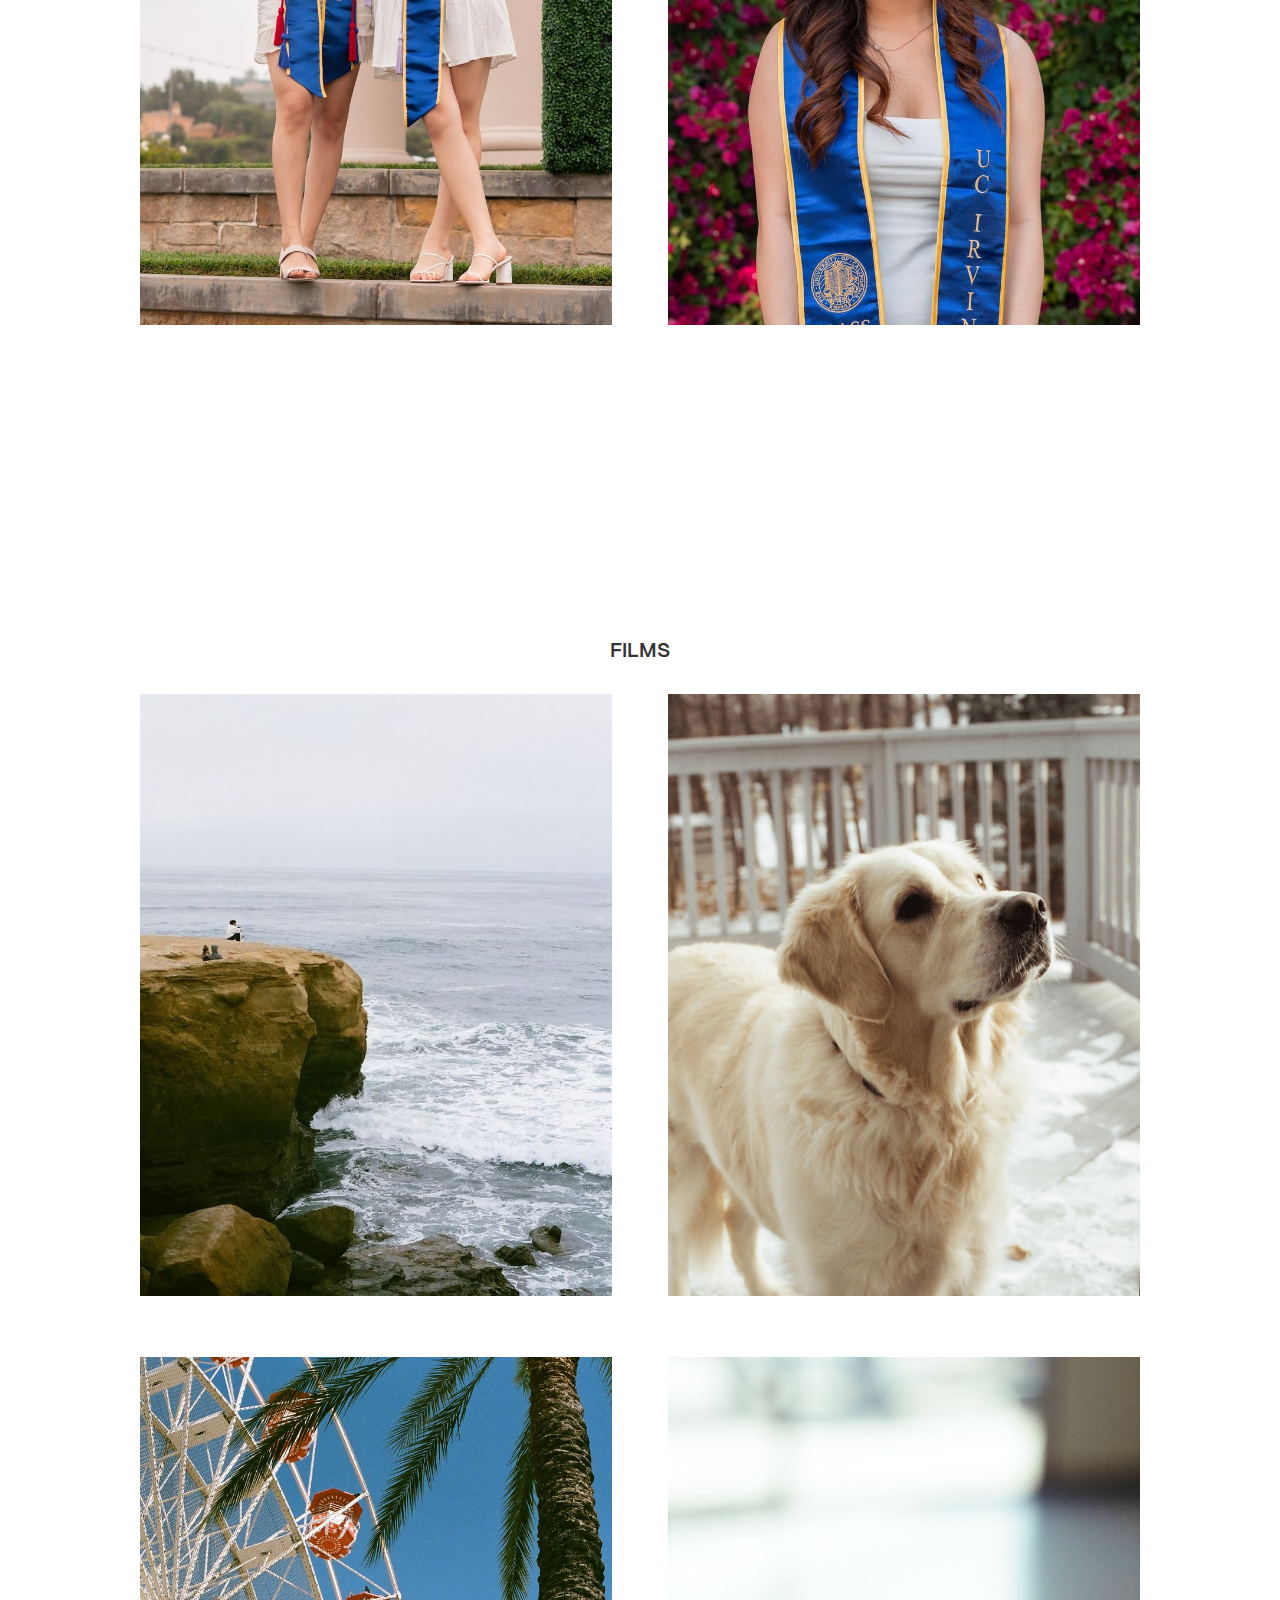
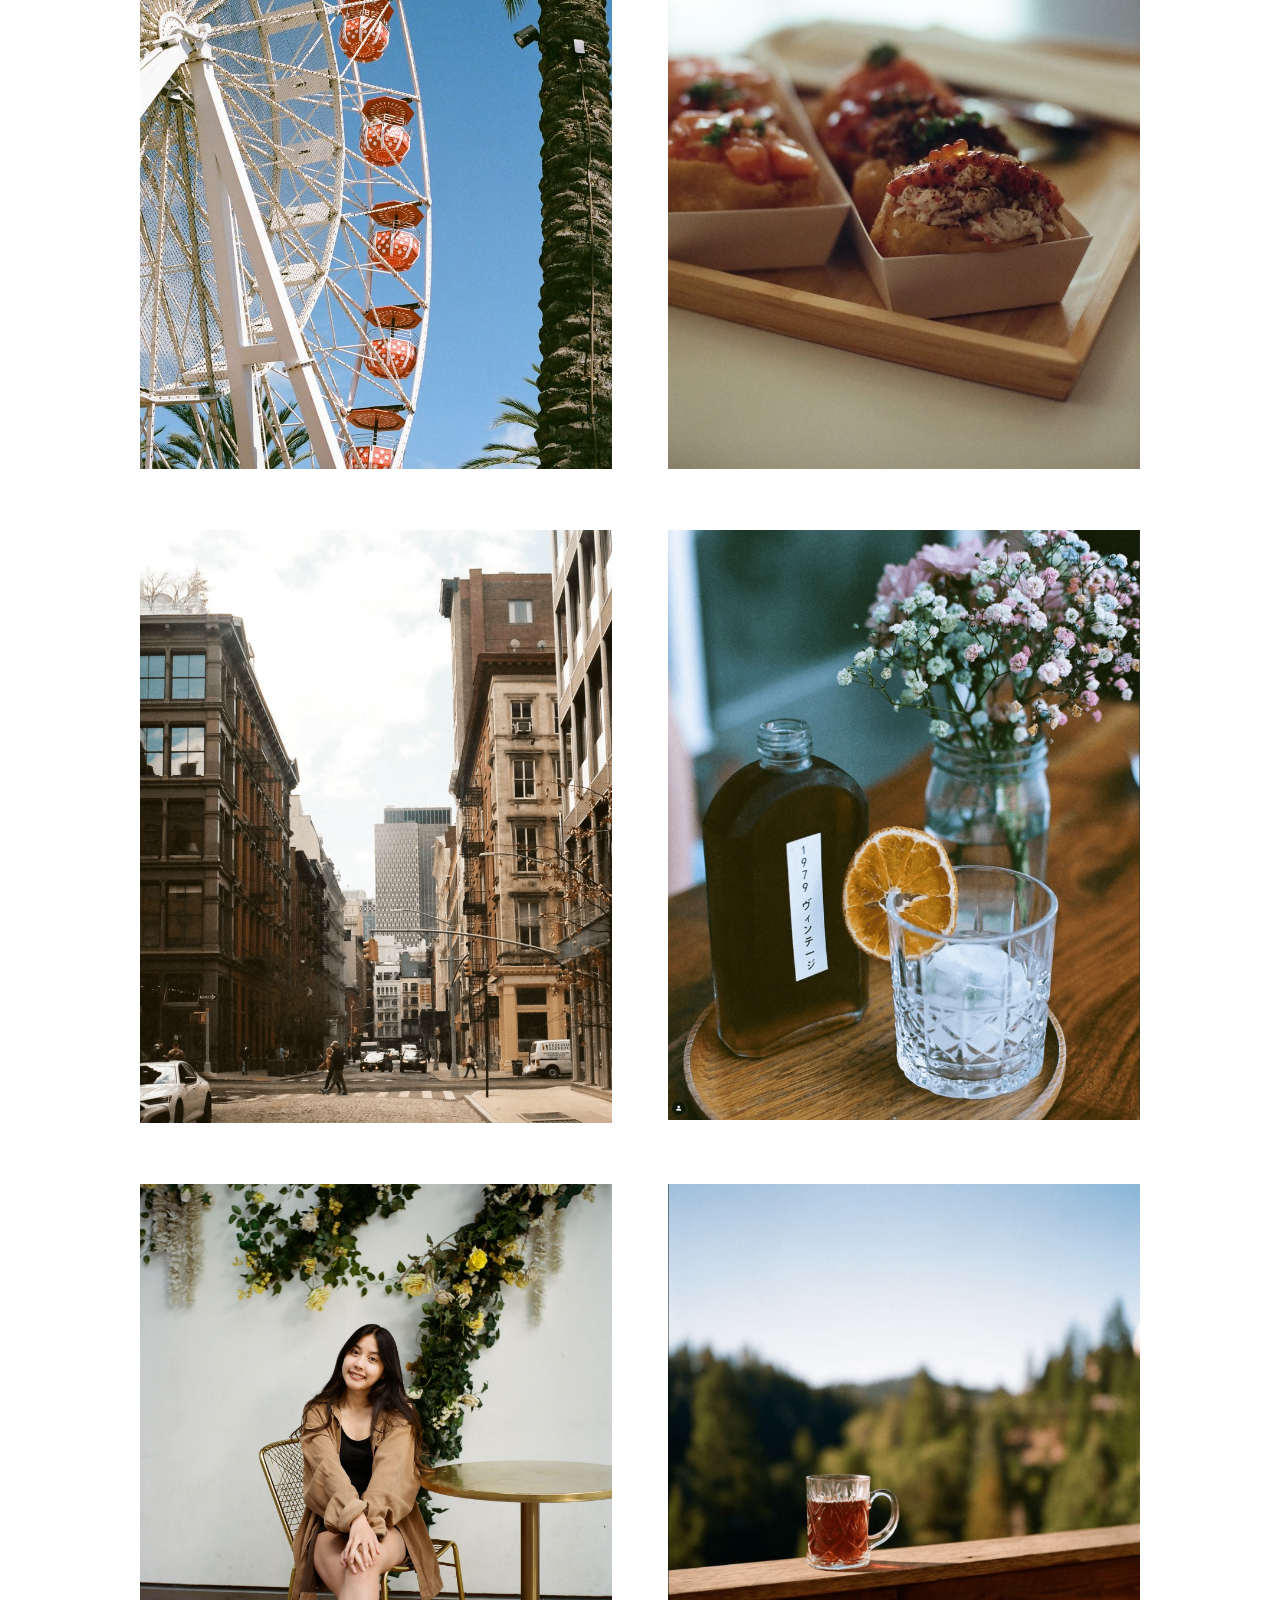
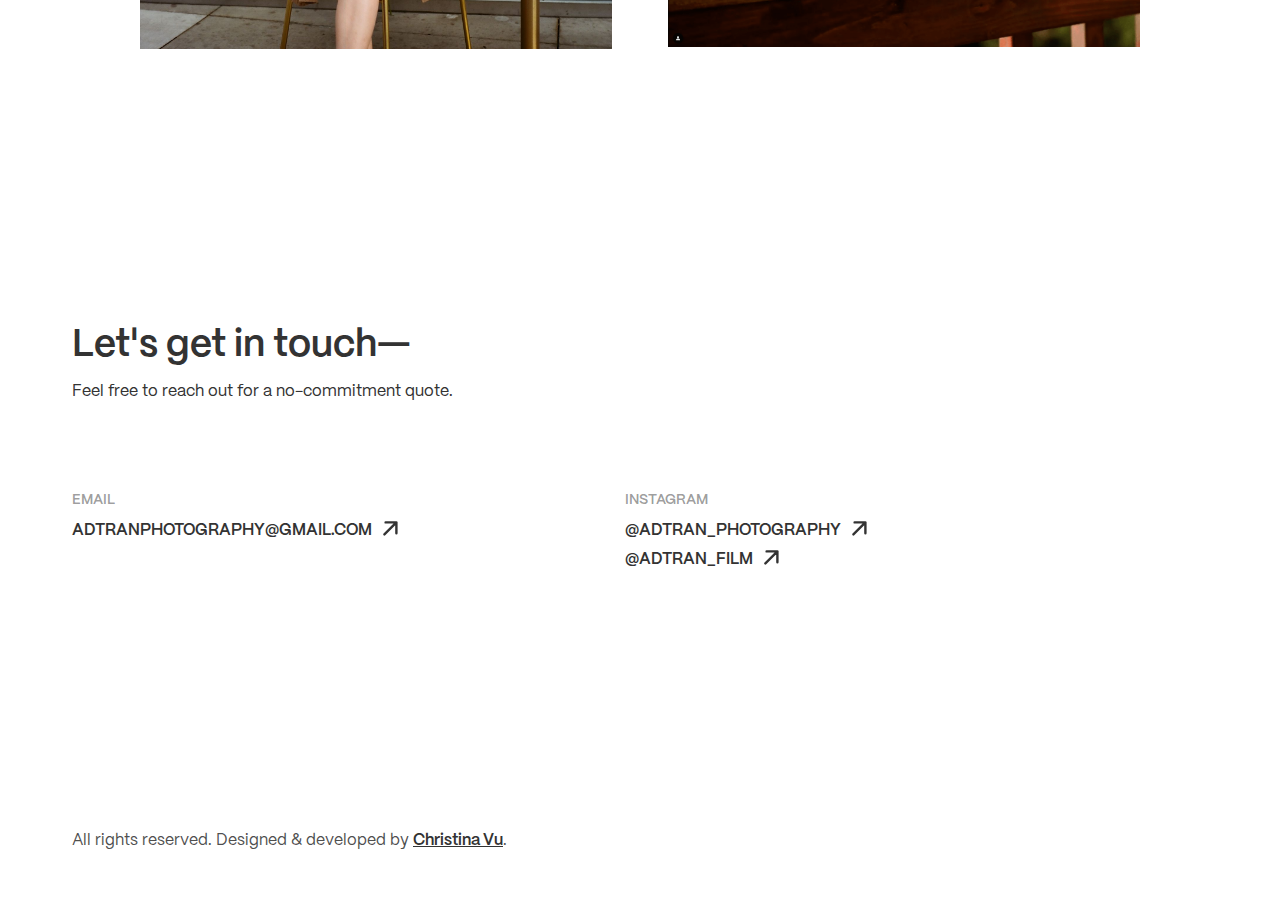
<file: work.html>
<!DOCTYPE html><!--  This site was created in Webflow. https://www.webflow.com  -->
<!--  Last Published: Thu Apr 11 2024 16:06:54 GMT+0000 (Coordinated Universal Time)  -->
<html data-wf-page="656ac952bdf82350d6eb61bf" data-wf-site="656a8ee2667503d5da27ce46">
<head>
  <meta charset="utf-8">
  <title>Andrew Tran - Photographer | Work</title>
  <meta content="Hello! My name is Andrew Tran, currently located in OC and your typical Asian. I have been taking photos since 2017. My main focus is portrait photography. However, I also do product and film photography here and there." name="description">
  <meta content="Andrew Tran - Photographer | Work" property="og:title">
  <meta content="Hello! My name is Andrew Tran, currently located in OC and your typical Asian. I have been taking photos since 2017. My main focus is portrait photography. However, I also do product and film photography here and there." property="og:description">
  <meta content="Andrew Tran - Photographer | Work" property="twitter:title">
  <meta content="Hello! My name is Andrew Tran, currently located in OC and your typical Asian. I have been taking photos since 2017. My main focus is portrait photography. However, I also do product and film photography here and there." property="twitter:description">
  <meta property="og:type" content="website">
  <meta content="summary_large_image" name="twitter:card">
  <meta content="width=device-width, initial-scale=1" name="viewport">
  <meta content="Webflow" name="generator">
  <link href="css/normalize.css" rel="stylesheet" type="text/css">
  <link href="css/webflow.css" rel="stylesheet" type="text/css">
  <link href="css/andrew-tran.webflow.css" rel="stylesheet" type="text/css">
  <script type="text/javascript">!function(o,c){var n=c.documentElement,t=" w-mod-";n.className+=t+"js",("ontouchstart"in o||o.DocumentTouch&&c instanceof DocumentTouch)&&(n.className+=t+"touch")}(window,document);</script>
  <link href="images/favicon.png" rel="shortcut icon" type="image/x-icon">
  <link href="images/webclip.png" rel="apple-touch-icon">
</head>
<body class="body">
  <div class="container">
    <div data-w-id="423a7c35-09ae-b4f9-f9e4-4fee064a24c9" style="opacity:0" class="work-header">
      <div class="header-container">
        <a href="index.html" class="link-no-decorations w-inline-block">
          <h1 class="logo">ANDREW TRAN</h1>
        </a>
        <div class="frame-5">
          <div class="oc">ORANGE COUNTY</div>
          <a href="mailto:adtranphotography@gmail.com" class="link-no-decorations w-inline-block">
            <div class="nav-item-email">/ADTRANPHOTOGRAPHY@GMAIL.COM</div>
          </a>
          <div class="div-block-2">
            <a href="mailto:adtranphotography@gmail.com" class="link-no-decorations email-icon w-inline-block">
              <div class="icon-embed-xsmall w-embed"><svg xmlns="http://www.w3.org/2000/svg" xmlns:xlink="http://www.w3.org/1999/xlink" aria-hidden="true" role="img" class="iconify iconify--ic" width="100%" height="100%" preserveaspectratio="xMidYMid meet" viewbox="0 0 24 24">
                  <path fill="currentColor" d="M22 6c0-1.1-.9-2-2-2H4c-1.1 0-2 .9-2 2v12c0 1.1.9 2 2 2h16c1.1 0 2-.9 2-2V6zm-2 0l-8 5l-8-5h16zm0 12H4V8l8 5l8-5v10z"></path>
                </svg></div>
            </a>
            <a href="https://www.instagram.com/adtran_photography/" class="link-no-decorations w-inline-block"><img src="images/Vectors-Wrapper.svg" loading="lazy" width="24" height="24" alt="" class="vectors-wrapper-2"></a>
          </div>
        </div>
      </div>
    </div>
    <div class="work no-sticky">
      <section class="works-container">
        <div id="portrait" class="section">
          <div class="section-container move-up-transition">
            <h1 class="work-heading">Portraits</h1>
          </div>
          <div class="frame-7">
            <div class="work-image-container move-up-transition">
              <a href="#" class="w-inline-block w-lightbox"><img src="images/portrait-2-min.jpg" loading="eager" height="" alt="" sizes="(max-width: 479px) 93vw, (max-width: 717px) 95vw, (max-width: 767px) 682px, (max-width: 991px) 44vw, (max-width: 1439px) 40vw, 472px" srcset="images/portrait-2-min-p-500.jpg 500w, images/portrait-2-min.jpg 682w" class="image">
                <script type="application/json" class="w-json">{
  "items": [
    {
      "_id": "656a95f782c1169c673c83d5",
      "origFileName": "portrait 2-min.jpg",
      "fileName": "portrait 2-min.jpg",
      "fileSize": 87337,
      "height": 1024,
      "url": "images/portrait-2-min.jpg",
      "width": 682,
      "type": "image"
    }
  ],
  "group": ""
}</script>
              </a>
            </div>
            <div class="work-image-container move-up-transition">
              <a href="#" class="w-inline-block w-lightbox"><img src="images/portrait-1-min.jpg" loading="eager" height="" alt="" sizes="(max-width: 479px) 93vw, (max-width: 716px) 95vw, (max-width: 767px) 681px, (max-width: 991px) 44vw, (max-width: 1439px) 40vw, 472px" srcset="images/portrait-1-min-p-500.jpg 500w, images/portrait-1-min.jpg 681w" class="image">
                <script type="application/json" class="w-json">{
  "items": [
    {
      "_id": "656a9601d4c7ff75a8316bff",
      "origFileName": "portrait 1-min.jpg",
      "fileName": "portrait 1-min.jpg",
      "fileSize": 180214,
      "height": 1024,
      "url": "images/portrait-1-min.jpg",
      "width": 681,
      "type": "image"
    }
  ],
  "group": ""
}</script>
              </a>
            </div>
            <div class="work-image-container move-up-transition">
              <a href="#" class="w-inline-block w-lightbox"><img src="images/portrait-8-min.jpg" loading="eager" height="" alt="" sizes="(max-width: 479px) 93vw, (max-width: 767px) 96vw, (max-width: 991px) 44vw, (max-width: 1439px) 40vw, 472px" srcset="images/portrait-8-min-p-500.jpg 500w, images/portrait-8-min-p-800.jpg 800w, images/portrait-8-min.jpg 1329w" class="image">
                <script type="application/json" class="w-json">{
  "items": [
    {
      "_id": "656ad6434ce5eb2fb907d892",
      "origFileName": "portrait 8-min.jpg",
      "fileName": "portrait 8-min.jpg",
      "fileSize": 133249,
      "height": 1994,
      "url": "images/portrait-8-min.jpg",
      "width": 1329,
      "type": "image"
    }
  ],
  "group": ""
}</script>
              </a>
            </div>
            <div class="work-image-container move-up-transition">
              <a href="#" class="w-inline-block w-lightbox"><img src="images/portrait-7-min.jpeg" loading="eager" height="" alt="" sizes="(max-width: 479px) 93vw, (max-width: 767px) 96vw, (max-width: 991px) 44vw, (max-width: 1439px) 40vw, 472px" srcset="images/portrait-7-min-p-500.jpeg 500w, images/portrait-7-min-p-800.jpeg 800w, images/portrait-7-min-p-1080.jpeg 1080w, images/portrait-7-min.jpeg 1706w" class="image">
                <script type="application/json" class="w-json">{
  "items": [
    {
      "_id": "656ad643cb1171dcc014f76e",
      "origFileName": "portrait 7-min.jpeg",
      "fileName": "portrait 7-min.jpeg",
      "fileSize": 398626,
      "height": 2560,
      "url": "images/portrait-7-min.jpeg",
      "width": 1706,
      "type": "image"
    }
  ],
  "group": ""
}</script>
              </a>
            </div>
            <div class="work-image-container move-up-transition">
              <a href="#" class="w-inline-block w-lightbox"><img src="images/portrait-4-min.jpeg" loading="eager" height="" alt="" sizes="(max-width: 479px) 93vw, (max-width: 767px) 96vw, (max-width: 991px) 44vw, (max-width: 1439px) 40vw, 472px" srcset="images/portrait-4-min-p-500.jpeg 500w, images/portrait-4-min-p-800.jpeg 800w, images/portrait-4-min-p-1080.jpeg 1080w, images/portrait-4-min.jpeg 1706w" class="image">
                <script type="application/json" class="w-json">{
  "items": [
    {
      "_id": "656ad643b43425162b669f71",
      "origFileName": "portrait 4-min.jpeg",
      "fileName": "portrait 4-min.jpeg",
      "fileSize": 564765,
      "height": 2560,
      "url": "images/portrait-4-min.jpeg",
      "width": 1706,
      "type": "image"
    }
  ],
  "group": ""
}</script>
              </a>
            </div>
            <div class="work-image-container move-up-transition">
              <a href="#" class="w-inline-block w-lightbox"><img src="images/portrait-5-min.jpeg" loading="eager" height="" alt="" sizes="(max-width: 479px) 93vw, (max-width: 767px) 96vw, (max-width: 991px) 44vw, (max-width: 1439px) 40vw, 472px" srcset="images/portrait-5-min-p-500.jpeg 500w, images/portrait-5-min-p-800.jpeg 800w, images/portrait-5-min-p-1080.jpeg 1080w, images/portrait-5-min.jpeg 1706w" class="image">
                <script type="application/json" class="w-json">{
  "items": [
    {
      "_id": "656ad643fd5213ff85217fdc",
      "origFileName": "portrait 5-min.jpeg",
      "fileName": "portrait 5-min.jpeg",
      "fileSize": 516686,
      "height": 2560,
      "url": "images/portrait-5-min.jpeg",
      "width": 1706,
      "type": "image"
    }
  ],
  "group": ""
}</script>
              </a>
            </div>
            <div class="work-image-container move-up-transition">
              <a href="#" class="w-inline-block w-lightbox"><img src="images/portrait-6-min.jpeg" loading="eager" height="" alt="" sizes="(max-width: 479px) 93vw, (max-width: 767px) 96vw, (max-width: 991px) 44vw, (max-width: 1439px) 40vw, 472px" srcset="images/portrait-6-min-p-500.jpeg 500w, images/portrait-6-min-p-800.jpeg 800w, images/portrait-6-min-p-1080.jpeg 1080w, images/portrait-6-min.jpeg 1706w" class="image">
                <script type="application/json" class="w-json">{
  "items": [
    {
      "_id": "656ad643a7d01fc94a33419d",
      "origFileName": "portrait 6-min.jpeg",
      "fileName": "portrait 6-min.jpeg",
      "fileSize": 786889,
      "height": 2560,
      "url": "images/portrait-6-min.jpeg",
      "width": 1706,
      "type": "image"
    }
  ],
  "group": ""
}</script>
              </a>
            </div>
            <div class="work-image-container move-up-transition">
              <a href="#" class="w-inline-block w-lightbox"><img src="images/portrait-9-min.jpg" loading="eager" height="" alt="" sizes="(max-width: 479px) 93vw, (max-width: 767px) 96vw, (max-width: 991px) 44vw, (max-width: 1439px) 40vw, 472px" srcset="images/portrait-9-min-p-500.jpg 500w, images/portrait-9-min-p-800.jpg 800w, images/portrait-9-min-p-1080.jpg 1080w, images/portrait-9-min-p-1600.jpg 1600w, images/portrait-9-min-p-2000.jpg 2000w, images/portrait-9-min.jpg 3265w" class="image">
                <script type="application/json" class="w-json">{
  "items": [
    {
      "_id": "656ad7becb1171dcc0160774",
      "origFileName": "portrait 9-min.jpg",
      "fileName": "portrait 9-min.jpg",
      "fileSize": 855148,
      "height": 4898,
      "url": "images/portrait-9-min.jpg",
      "width": 3265,
      "type": "image"
    }
  ],
  "group": ""
}</script>
              </a>
            </div>
          </div>
        </div>
        <div id="grad" class="section">
          <div class="section-container move-up-transition">
            <h1 class="work-heading">Graduations</h1>
          </div>
          <div class="frame-7">
            <div class="work-image-container move-up-transition">
              <a href="#" class="w-inline-block w-lightbox"><img src="images/grad-2-min.jpg" loading="eager" height="" alt="" sizes="(max-width: 479px) 93vw, (max-width: 767px) 96vw, (max-width: 991px) 44vw, (max-width: 1439px) 40vw, 472px" srcset="images/grad-2-min-p-500.jpg 500w, images/grad-2-min-p-800.jpg 800w, images/grad-2-min-p-1080.jpg 1080w, images/grad-2-min.jpg 1320w" class="image">
                <script type="application/json" class="w-json">{
  "items": [
    {
      "_id": "656a9752cb1171dcc0ebb70c",
      "origFileName": "grad 2-min.jpg",
      "fileName": "grad 2-min.jpg",
      "fileSize": 301467,
      "height": 1980,
      "url": "images/grad-2-min.jpg",
      "width": 1320,
      "type": "image"
    }
  ],
  "group": ""
}</script>
              </a>
            </div>
            <div class="work-image-container move-up-transition">
              <a href="#" class="w-inline-block w-lightbox"><img src="images/grad-1-min.jpg" loading="eager" height="" alt="" sizes="(max-width: 479px) 93vw, (max-width: 767px) 96vw, (max-width: 991px) 44vw, (max-width: 1439px) 40vw, 472px" srcset="images/grad-1-min-p-500.jpg 500w, images/grad-1-min-p-800.jpg 800w, images/grad-1-min-p-1080.jpg 1080w, images/grad-1-min.jpg 1323w" class="image">
                <script type="application/json" class="w-json">{
  "items": [
    {
      "_id": "656a975d93cd387e31997bcc",
      "origFileName": "grad 1-min.jpg",
      "fileName": "grad 1-min.jpg",
      "fileSize": 566309,
      "height": 1985,
      "url": "images/grad-1-min.jpg",
      "width": 1323,
      "type": "image"
    }
  ],
  "group": ""
}</script>
              </a>
            </div>
            <div class="work-image-container move-up-transition">
              <a href="#" class="w-inline-block w-lightbox"><img src="images/grad-11-min.jpeg" loading="eager" height="" alt="" sizes="(max-width: 479px) 93vw, (max-width: 767px) 96vw, (max-width: 991px) 44vw, (max-width: 1439px) 40vw, 472px" srcset="images/grad-11-min-p-500.jpeg 500w, images/grad-11-min-p-800.jpeg 800w, images/grad-11-min-p-1080.jpeg 1080w, images/grad-11-min.jpeg 1706w" class="image">
                <script type="application/json" class="w-json">{
  "items": [
    {
      "_id": "656ad890cb1171dcc0169355",
      "origFileName": "grad 11-min.jpeg",
      "fileName": "grad 11-min.jpeg",
      "fileSize": 541030,
      "height": 2560,
      "url": "images/grad-11-min.jpeg",
      "width": 1706,
      "type": "image"
    }
  ],
  "group": ""
}</script>
              </a>
            </div>
            <div class="work-image-container move-up-transition">
              <a href="#" class="w-inline-block w-lightbox"><img src="images/grad-8-min.jpg" loading="eager" height="" alt="" sizes="(max-width: 479px) 93vw, (max-width: 767px) 96vw, (max-width: 991px) 44vw, (max-width: 1439px) 40vw, 472px" srcset="images/grad-8-min-p-500.jpg 500w, images/grad-8-min-p-800.jpg 800w, images/grad-8-min-p-1080.jpg 1080w, images/grad-8-min.jpg 1320w" class="image">
                <script type="application/json" class="w-json">{
  "items": [
    {
      "_id": "656ad8abbdf82350d6f52e3c",
      "origFileName": "grad 8-min.jpg",
      "fileName": "grad 8-min.jpg",
      "fileSize": 318470,
      "height": 1980,
      "url": "images/grad-8-min.jpg",
      "width": 1320,
      "type": "image"
    }
  ],
  "group": ""
}</script>
              </a>
            </div>
            <div class="work-image-container move-up-transition">
              <a href="#" class="w-inline-block w-lightbox"><img src="images/grad-5-min.jpeg" loading="eager" height="" alt="" sizes="(max-width: 479px) 93vw, (max-width: 767px) 96vw, (max-width: 991px) 44vw, (max-width: 1439px) 40vw, 472px" srcset="images/grad-5-min-p-500.jpeg 500w, images/grad-5-min-p-800.jpeg 800w, images/grad-5-min-p-1080.jpeg 1080w, images/grad-5-min.jpeg 1706w" class="image">
                <script type="application/json" class="w-json">{
  "items": [
    {
      "_id": "656ad8b9e57ba7b7688b1b8b",
      "origFileName": "grad 5-min.jpeg",
      "fileName": "grad 5-min.jpeg",
      "fileSize": 306277,
      "height": 2560,
      "url": "images/grad-5-min.jpeg",
      "width": 1706,
      "type": "image"
    }
  ],
  "group": ""
}</script>
              </a>
            </div>
            <div class="work-image-container move-up-transition">
              <a href="#" class="w-inline-block w-lightbox"><img src="images/grad-4-min.jpg" loading="eager" height="" alt="" sizes="(max-width: 479px) 93vw, (max-width: 767px) 96vw, (max-width: 991px) 44vw, (max-width: 1439px) 40vw, 472px" srcset="images/grad-4-min-p-500.jpg 500w, images/grad-4-min-p-800.jpg 800w, images/grad-4-min-p-1080.jpg 1080w, images/grad-4-min.jpg 1320w" class="image">
                <script type="application/json" class="w-json">{
  "items": [
    {
      "_id": "656ad8ede57ba7b7688b485c",
      "origFileName": "grad 4-min.jpg",
      "fileName": "grad 4-min.jpg",
      "fileSize": 311190,
      "height": 1980,
      "url": "images/grad-4-min.jpg",
      "width": 1320,
      "type": "image"
    }
  ],
  "group": ""
}</script>
              </a>
            </div>
            <div class="work-image-container move-up-transition">
              <a href="#" class="w-inline-block w-lightbox"><img src="images/grad-10-min.jpg" loading="eager" height="" alt="" sizes="(max-width: 479px) 93vw, (max-width: 767px) 96vw, (max-width: 991px) 44vw, (max-width: 1439px) 40vw, 472px" srcset="images/grad-10-min-p-500.jpg 500w, images/grad-10-min-p-800.jpg 800w, images/grad-10-min-p-1080.jpg 1080w, images/grad-10-min.jpg 1320w" class="image">
                <script type="application/json" class="w-json">{
  "items": [
    {
      "_id": "656ad92394bb4d7d863dac5a",
      "origFileName": "grad 10-min.jpg",
      "fileName": "grad 10-min.jpg",
      "fileSize": 319776,
      "height": 1980,
      "url": "images/grad-10-min.jpg",
      "width": 1320,
      "type": "image"
    }
  ],
  "group": ""
}</script>
              </a>
            </div>
            <div class="work-image-container move-up-transition">
              <a href="#" class="w-inline-block w-lightbox"><img src="images/grad-6-min.jpg" loading="eager" height="" alt="" sizes="(max-width: 479px) 93vw, (max-width: 767px) 96vw, (max-width: 991px) 44vw, (max-width: 1439px) 40vw, 472px" srcset="images/grad-6-min-p-500.jpg 500w, images/grad-6-min-p-800.jpg 800w, images/grad-6-min-p-1080.jpg 1080w, images/grad-6-min.jpg 1320w" class="image">
                <script type="application/json" class="w-json">{
  "items": [
    {
      "_id": "656ad94375d80dc17060c324",
      "origFileName": "grad 6-min.jpg",
      "fileName": "grad 6-min.jpg",
      "fileSize": 337094,
      "height": 1980,
      "url": "images/grad-6-min.jpg",
      "width": 1320,
      "type": "image"
    }
  ],
  "group": ""
}</script>
              </a>
            </div>
          </div>
        </div>
        <div id="films" class="section">
          <div class="section-container move-up-transition">
            <h1 class="work-heading">Films</h1>
          </div>
          <div class="frame-7">
            <div class="work-image-container move-up-transition">
              <a href="#" class="w-inline-block w-lightbox"><img src="images/film-1-cropped-min.JPG" loading="eager" height="" alt="" sizes="(max-width: 479px) 93vw, (max-width: 767px) 96vw, (max-width: 991px) 44vw, (max-width: 1439px) 40vw, 472px" srcset="images/film-1-cropped-min-p-500.jpg 500w, images/film-1-cropped-min-p-800.jpg 800w, images/film-1-cropped-min.JPG 877w" class="image">
                <script type="application/json" class="w-json">{
  "items": [
    {
      "_id": "656a99038112d26fbccaacbc",
      "origFileName": "film 1 cropped-min.JPG",
      "fileName": "film 1 cropped-min.JPG",
      "fileSize": 162800,
      "height": 1119,
      "url": "images/film-1-cropped-min.JPG",
      "width": 877,
      "type": "image"
    }
  ],
  "group": ""
}</script>
              </a>
            </div>
            <div class="work-image-container move-up-transition">
              <a href="#" class="w-inline-block w-lightbox"><img src="images/film9-min.PNG" loading="eager" height="" alt="" sizes="(max-width: 479px) 93vw, (max-width: 767px) 96vw, (max-width: 991px) 44vw, (max-width: 1439px) 40vw, 472px" srcset="images/film9-min-p-500.png 500w, images/film9-min-p-800.png 800w, images/film9-min.PNG 996w" class="image">
                <script type="application/json" class="w-json">{
  "items": [
    {
      "_id": "656a9780fd5213ff85f94078",
      "origFileName": "film9-min.PNG",
      "fileName": "film9-min.PNG",
      "fileSize": 613928,
      "height": 1271,
      "url": "images/film9-min.PNG",
      "width": 996,
      "type": "image"
    }
  ],
  "group": ""
}</script>
              </a>
            </div>
            <div class="work-image-container move-up-transition">
              <a href="#" class="w-inline-block w-lightbox"><img src="images/film13-min.JPG" loading="eager" height="" alt="" sizes="(max-width: 479px) 93vw, (max-width: 767px) 96vw, (max-width: 991px) 44vw, (max-width: 1439px) 40vw, 472px" srcset="images/film13-min-p-500.jpg 500w, images/film13-min-p-800.jpg 800w, images/film13-min-p-1080.jpg 1080w, images/film13-min-p-1600.jpg 1600w, images/film13-min.JPG 2048w" class="image">
                <script type="application/json" class="w-json">{
  "items": [
    {
      "_id": "656ada5d75d80dc17061616f",
      "origFileName": "film13-min.JPG",
      "fileName": "film13-min.JPG",
      "fileSize": 1378548,
      "height": 3088,
      "url": "images/film13-min.JPG",
      "width": 2048,
      "type": "image"
    }
  ],
  "group": ""
}</script>
              </a>
            </div>
            <div class="work-image-container move-up-transition">
              <a href="#" class="w-inline-block w-lightbox"><img src="images/film-16-min.jpg" loading="eager" height="" alt="" sizes="(max-width: 479px) 93vw, (max-width: 767px) 96vw, (max-width: 991px) 44vw, (max-width: 1439px) 40vw, 472px" srcset="images/film-16-min-p-500.jpg 500w, images/film-16-min-p-800.jpg 800w, images/film-16-min-p-1080.jpg 1080w, images/film-16-min-p-1600.jpg 1600w, images/film-16-min.jpg 1985w" class="image">
                <script type="application/json" class="w-json">{
  "items": [
    {
      "_id": "656addecbb2ce0354529de3d",
      "origFileName": "film 16-min.jpg",
      "fileName": "film 16-min.jpg",
      "fileSize": 676937,
      "height": 2993,
      "url": "images/film-16-min.jpg",
      "width": 1985,
      "type": "image"
    }
  ],
  "group": ""
}</script>
              </a>
            </div>
            <div class="work-image-container crop move-up-transition">
              <a href="#" class="w-inline-block w-lightbox"><img src="images/film11-cropped-min.PNG" loading="eager" height="" alt="" sizes="(max-width: 479px) 93vw, (max-width: 767px) 96vw, (max-width: 991px) 44vw, (max-width: 1439px) 40vw, 472px" srcset="images/film11-cropped-min-p-500.png 500w, images/film11-cropped-min-p-800.png 800w, images/film11-cropped-min.PNG 1008w" class="image">
                <script type="application/json" class="w-json">{
  "items": [
    {
      "_id": "656bfe3d1a20cb6a69363b66",
      "origFileName": "film11 cropped-min.PNG",
      "fileName": "film11 cropped-min.PNG",
      "fileSize": 730939,
      "height": 1267,
      "url": "images/film11-cropped-min.PNG",
      "width": 1008,
      "type": "image"
    }
  ],
  "group": ""
}</script>
              </a>
            </div>
            <div class="work-image-container move-up-transition">
              <a href="#" class="w-inline-block w-lightbox"><img src="images/film12-min.PNG" loading="eager" height="" alt="" sizes="(max-width: 479px) 93vw, (max-width: 767px) 96vw, (max-width: 991px) 44vw, (max-width: 1439px) 40vw, 472px" srcset="images/film12-min-p-500.png 500w, images/film12-min-p-800.png 800w, images/film12-min.PNG 1018w" class="image">
                <script type="application/json" class="w-json">{
  "items": [
    {
      "_id": "656ade6ffc9ae6eba24dbe1a",
      "origFileName": "film12-min.PNG",
      "fileName": "film12-min.PNG",
      "fileSize": 666414,
      "height": 1273,
      "url": "images/film12-min.PNG",
      "width": 1018,
      "type": "image"
    }
  ],
  "group": ""
}</script>
              </a>
            </div>
            <div class="work-image-container move-up-transition">
              <a href="#" class="w-inline-block w-lightbox"><img src="images/film-17-min.jpg" loading="lazy" height="" alt="" sizes="100vw" srcset="images/film-17-min-p-500.jpg 500w, images/film-17-min-p-800.jpg 800w, images/film-17-min-p-1080.jpg 1080w, images/film-17-min-p-1600.jpg 1600w, images/film-17-min-p-2000.jpg 2000w, images/film-17-min.jpg 2416w" class="image">
                <script type="application/json" class="w-json">{
  "items": [
    {
      "_id": "656adac2cdc99441e5041043",
      "origFileName": "film 17-min.jpg",
      "fileName": "film 17-min.jpg",
      "fileSize": 997566,
      "height": 2380,
      "url": "images/film-17-min.jpg",
      "width": 2416,
      "type": "image"
    }
  ],
  "group": ""
}</script>
              </a>
            </div>
            <div class="work-image-container move-up-transition">
              <a href="#" class="w-inline-block w-lightbox"><img src="images/film10-min.PNG" loading="lazy" height="" alt="" sizes="100vw" srcset="images/film10-min-p-500.png 500w, images/film10-min-p-800.png 800w, images/film10-min-p-1080.png 1080w, images/film10-min.PNG 1276w" class="image">
                <script type="application/json" class="w-json">{
  "items": [
    {
      "_id": "656adda4bdf82350d6f82d17",
      "origFileName": "film10-min.PNG",
      "fileName": "film10-min.PNG",
      "fileSize": 522459,
      "height": 1251,
      "url": "images/film10-min.PNG",
      "width": 1276,
      "type": "image"
    }
  ],
  "group": ""
}</script>
              </a>
            </div>
          </div>
        </div>
      </section>
    </div>
    <div class="footer">
      <div class="footer-container less-spacing">
        <div class="footer-content move-up-transition">
          <div class="footer-text-content">
            <h1 class="heading-4">Let&#x27;s get in touch—</h1>
            <div class="text-block-6">Feel free to reach out for a no-commitment quote.</div>
          </div>
          <div class="frame-4">
            <div class="footer-link-container">
              <div class="footer-subtitle">EMAIL<br></div>
              <a href="mailto:adtranphotography@gmail.com" class="footer-link w-inline-block">
                <div class="text-block-7">ADTRANPHOTOGRAPHY@GMAIL.COM</div>
                <div class="icon-embed-small-3 w-embed"><svg xmlns="http://www.w3.org/2000/svg" xmlns:xlink="http://www.w3.org/1999/xlink" aria-hidden="true" role="img" class="iconify iconify--tabler" width="100%" height="100%" preserveaspectratio="xMidYMid meet" viewbox="0 0 24 24">
                    <path fill="none" stroke="currentColor" stroke-linecap="round" stroke-linejoin="round" stroke-width="2" d="M17 7L7 17M8 7h9v9"></path>
                  </svg></div>
              </a>
            </div>
            <div class="footer-link-container">
              <div class="footer-subtitle">INSTAGRAM<br></div>
              <a href="https://www.instagram.com/adtran_photography/" class="footer-link w-inline-block">
                <div class="text-block-8">@ADTRAN_PHOTOGRAPHY</div>
                <div class="icon-embed-small-3 w-embed"><svg xmlns="http://www.w3.org/2000/svg" xmlns:xlink="http://www.w3.org/1999/xlink" aria-hidden="true" role="img" class="iconify iconify--tabler" width="100%" height="100%" preserveaspectratio="xMidYMid meet" viewbox="0 0 24 24">
                    <path fill="none" stroke="currentColor" stroke-linecap="round" stroke-linejoin="round" stroke-width="2" d="M17 7L7 17M8 7h9v9"></path>
                  </svg></div>
              </a>
              <a href="https://www.instagram.com/adtran_film/" class="footer-link negative-margin w-inline-block">
                <div class="text-block-9">@ADTRAN_FILM</div>
                <div class="icon-embed-small-3 w-embed"><svg xmlns="http://www.w3.org/2000/svg" xmlns:xlink="http://www.w3.org/1999/xlink" aria-hidden="true" role="img" class="iconify iconify--tabler" width="100%" height="100%" preserveaspectratio="xMidYMid meet" viewbox="0 0 24 24">
                    <path fill="none" stroke="currentColor" stroke-linecap="round" stroke-linejoin="round" stroke-width="2" d="M17 7L7 17M8 7h9v9"></path>
                  </svg></div>
              </a>
            </div>
          </div>
        </div>
        <div class="footer-bottom">
          <div class="credits-text move-up-transition">All rights reserved. Designed &amp; developed by <a href="https://www.christinavu.me/" class="inline-link">Christina Vu</a>.</div>
        </div>
      </div>
    </div>
  </div>
  <script src="https://d3e54v103j8qbb.cloudfront.net/js/jquery-3.5.1.min.dc5e7f18c8.js?site=656a8ee2667503d5da27ce46" type="text/javascript" integrity="sha256-9/aliU8dGd2tb6OSsuzixeV4y/faTqgFtohetphbbj0=" crossorigin="anonymous"></script>
  <script src="js/webflow.js" type="text/javascript"></script>
</body>
</html>
</file>
<file: css/webflow.css>
@font-face {
  font-family: 'webflow-icons';
  src: url("[data-uri]") format('truetype');
  font-weight: normal;
  font-style: normal;
}
[class^="w-icon-"],
[class*=" w-icon-"] {
  /* use !important to prevent issues with browser extensions that change fonts */
  font-family: 'webflow-icons' !important;
  speak: none;
  font-style: normal;
  font-weight: normal;
  font-variant: normal;
  text-transform: none;
  line-height: 1;
  /* Better Font Rendering =========== */
  -webkit-font-smoothing: antialiased;
  -moz-osx-font-smoothing: grayscale;
}
.w-icon-slider-right:before {
  content: "\e600";
}
.w-icon-slider-left:before {
  content: "\e601";
}
.w-icon-nav-menu:before {
  content: "\e602";
}
.w-icon-arrow-down:before,
.w-icon-dropdown-toggle:before {
  content: "\e603";
}
.w-icon-file-upload-remove:before {
  content: "\e900";
}
.w-icon-file-upload-icon:before {
  content: "\e903";
}
* {
  -webkit-box-sizing: border-box;
  -moz-box-sizing: border-box;
  box-sizing: border-box;
}
html {
  height: 100%;
}
body {
  margin: 0;
  min-height: 100%;
  background-color: #fff;
  font-family: Arial, sans-serif;
  font-size: 14px;
  line-height: 20px;
  color: #333;
}
img {
  max-width: 100%;
  vertical-align: middle;
  display: inline-block;
}
html.w-mod-touch * {
  background-attachment: scroll !important;
}
.w-block {
  display: block;
}
.w-inline-block {
  max-width: 100%;
  display: inline-block;
}
.w-clearfix:before,
.w-clearfix:after {
  content: " ";
  display: table;
  grid-column-start: 1;
  grid-row-start: 1;
  grid-column-end: 2;
  grid-row-end: 2;
}
.w-clearfix:after {
  clear: both;
}
.w-hidden {
  display: none;
}
.w-button {
  display: inline-block;
  padding: 9px 15px;
  background-color: #3898EC;
  color: white;
  border: 0;
  line-height: inherit;
  text-decoration: none;
  cursor: pointer;
  border-radius: 0;
}
input.w-button {
  -webkit-appearance: button;
}
html[data-w-dynpage] [data-w-cloak] {
  color: transparent !important;
}
.w-code-block {
  margin: unset;
}
pre.w-code-block code {
  all: inherit;
}
.w-webflow-badge,
.w-webflow-badge * {
  position: static;
  left: auto;
  top: auto;
  right: auto;
  bottom: auto;
  z-index: auto;
  display: block;
  visibility: visible;
  overflow: visible;
  overflow-x: visible;
  overflow-y: visible;
  box-sizing: border-box;
  width: auto;
  height: auto;
  max-height: none;
  max-width: none;
  min-height: 0;
  min-width: 0;
  margin: 0;
  padding: 0;
  float: none;
  clear: none;
  border: 0 none transparent;
  border-radius: 0;
  background: none;
  background-image: none;
  background-position: 0% 0%;
  background-size: auto auto;
  background-repeat: repeat;
  background-origin: padding-box;
  background-clip: border-box;
  background-attachment: scroll;
  background-color: transparent;
  box-shadow: none;
  opacity: 1;
  transform: none;
  transition: none;
  direction: ltr;
  font-family: inherit;
  font-weight: inherit;
  color: inherit;
  font-size: inherit;
  line-height: inherit;
  font-style: inherit;
  font-variant: inherit;
  text-align: inherit;
  letter-spacing: inherit;
  text-decoration: inherit;
  text-indent: 0;
  text-transform: inherit;
  list-style-type: disc;
  text-shadow: none;
  font-smoothing: auto;
  vertical-align: baseline;
  cursor: inherit;
  white-space: inherit;
  word-break: normal;
  word-spacing: normal;
  word-wrap: normal;
}
.w-webflow-badge {
  position: fixed !important;
  display: inline-block !important;
  visibility: visible !important;
  z-index: 2147483647 !important;
  top: auto !important;
  right: 12px !important;
  bottom: 12px !important;
  left: auto !important;
  color: #aaadb0 !important;
  background-color: #fff !important;
  border-radius: 3px !important;
  padding: 6px !important;
  font-size: 12px !important;
  opacity: 1 !important;
  line-height: 14px !important;
  text-decoration: none !important;
  transform: none !important;
  margin: 0 !important;
  width: auto !important;
  height: auto !important;
  overflow: visible !important;
  white-space: nowrap;
  box-shadow: 0 0 0 1px rgba(0, 0, 0, 0.1), 0px 1px 3px rgba(0, 0, 0, 0.1);
  cursor: pointer;
}
.w-webflow-badge > img {
  display: inline-block !important;
  visibility: visible !important;
  opacity: 1 !important;
  vertical-align: middle !important;
}
h1,
h2,
h3,
h4,
h5,
h6 {
  font-weight: bold;
  margin-bottom: 10px;
}
h1 {
  font-size: 38px;
  line-height: 44px;
  margin-top: 20px;
}
h2 {
  font-size: 32px;
  line-height: 36px;
  margin-top: 20px;
}
h3 {
  font-size: 24px;
  line-height: 30px;
  margin-top: 20px;
}
h4 {
  font-size: 18px;
  line-height: 24px;
  margin-top: 10px;
}
h5 {
  font-size: 14px;
  line-height: 20px;
  margin-top: 10px;
}
h6 {
  font-size: 12px;
  line-height: 18px;
  margin-top: 10px;
}
p {
  margin-top: 0;
  margin-bottom: 10px;
}
blockquote {
  margin: 0 0 10px 0;
  padding: 10px 20px;
  border-left: 5px solid #E2E2E2;
  font-size: 18px;
  line-height: 22px;
}
figure {
  margin: 0;
  margin-bottom: 10px;
}
figcaption {
  margin-top: 5px;
  text-align: center;
}
ul,
ol {
  margin-top: 0px;
  margin-bottom: 10px;
  padding-left: 40px;
}
.w-list-unstyled {
  padding-left: 0;
  list-style: none;
}
.w-embed:before,
.w-embed:after {
  content: " ";
  display: table;
  grid-column-start: 1;
  grid-row-start: 1;
  grid-column-end: 2;
  grid-row-end: 2;
}
.w-embed:after {
  clear: both;
}
.w-video {
  width: 100%;
  position: relative;
  padding: 0;
}
.w-video iframe,
.w-video object,
.w-video embed {
  position: absolute;
  top: 0;
  left: 0;
  width: 100%;
  height: 100%;
  border: none;
}
fieldset {
  padding: 0;
  margin: 0;
  border: 0;
}
button,
[type='button'],
[type='reset'] {
  border: 0;
  cursor: pointer;
  -webkit-appearance: button;
}
.w-form {
  margin: 0 0 15px;
}
.w-form-done {
  display: none;
  padding: 20px;
  text-align: center;
  background-color: #dddddd;
}
.w-form-fail {
  display: none;
  margin-top: 10px;
  padding: 10px;
  background-color: #ffdede;
}
label {
  display: block;
  margin-bottom: 5px;
  font-weight: bold;
}
.w-input,
.w-select {
  display: block;
  width: 100%;
  height: 38px;
  padding: 8px 12px;
  margin-bottom: 10px;
  font-size: 14px;
  line-height: 1.42857143;
  color: #333333;
  vertical-align: middle;
  background-color: #ffffff;
  border: 1px solid #cccccc;
}
.w-input:-moz-placeholder,
.w-select:-moz-placeholder {
  color: #999;
}
.w-input::-moz-placeholder,
.w-select::-moz-placeholder {
  color: #999;
  opacity: 1;
}
.w-input::-webkit-input-placeholder,
.w-select::-webkit-input-placeholder {
  color: #999;
}
.w-input:focus,
.w-select:focus {
  border-color: #3898EC;
  outline: 0;
}
.w-input[disabled],
.w-select[disabled],
.w-input[readonly],
.w-select[readonly],
fieldset[disabled] .w-input,
fieldset[disabled] .w-select {
  cursor: not-allowed;
}
.w-input[disabled]:not(.w-input-disabled),
.w-select[disabled]:not(.w-input-disabled),
.w-input[readonly],
.w-select[readonly],
fieldset[disabled]:not(.w-input-disabled) .w-input,
fieldset[disabled]:not(.w-input-disabled) .w-select {
  background-color: #eeeeee;
}
textarea.w-input,
textarea.w-select {
  height: auto;
}
.w-select {
  background-color: #f3f3f3;
}
.w-select[multiple] {
  height: auto;
}
.w-form-label {
  display: inline-block;
  cursor: pointer;
  font-weight: normal;
  margin-bottom: 0px;
}
.w-radio {
  display: block;
  margin-bottom: 5px;
  padding-left: 20px;
}
.w-radio:before,
.w-radio:after {
  content: " ";
  display: table;
  grid-column-start: 1;
  grid-row-start: 1;
  grid-column-end: 2;
  grid-row-end: 2;
}
.w-radio:after {
  clear: both;
}
.w-radio-input {
  margin: 4px 0 0;
  line-height: normal;
  float: left;
  margin-left: -20px;
}
.w-radio-input {
  margin-top: 3px;
}
.w-file-upload {
  display: block;
  margin-bottom: 10px;
}
.w-file-upload-input {
  width: 0.1px;
  height: 0.1px;
  opacity: 0;
  overflow: hidden;
  position: absolute;
  z-index: -100;
}
.w-file-upload-default,
.w-file-upload-uploading,
.w-file-upload-success {
  display: inline-block;
  color: #333333;
}
.w-file-upload-error {
  display: block;
  margin-top: 10px;
}
.w-file-upload-default.w-hidden,
.w-file-upload-uploading.w-hidden,
.w-file-upload-error.w-hidden,
.w-file-upload-success.w-hidden {
  display: none;
}
.w-file-upload-uploading-btn {
  display: flex;
  font-size: 14px;
  font-weight: normal;
  cursor: pointer;
  margin: 0;
  padding: 8px 12px;
  border: 1px solid #cccccc;
  background-color: #fafafa;
}
.w-file-upload-file {
  display: flex;
  flex-grow: 1;
  justify-content: space-between;
  margin: 0;
  padding: 8px 9px 8px 11px;
  border: 1px solid #cccccc;
  background-color: #fafafa;
}
.w-file-upload-file-name {
  font-size: 14px;
  font-weight: normal;
  display: block;
}
.w-file-remove-link {
  margin-top: 3px;
  margin-left: 10px;
  width: auto;
  height: auto;
  padding: 3px;
  display: block;
  cursor: pointer;
}
.w-icon-file-upload-remove {
  margin: auto;
  font-size: 10px;
}
.w-file-upload-error-msg {
  display: inline-block;
  color: #ea384c;
  padding: 2px 0;
}
.w-file-upload-info {
  display: inline-block;
  line-height: 38px;
  padding: 0 12px;
}
.w-file-upload-label {
  display: inline-block;
  font-size: 14px;
  font-weight: normal;
  cursor: pointer;
  margin: 0;
  padding: 8px 12px;
  border: 1px solid #cccccc;
  background-color: #fafafa;
}
.w-icon-file-upload-icon,
.w-icon-file-upload-uploading {
  display: inline-block;
  margin-right: 8px;
  width: 20px;
}
.w-icon-file-upload-uploading {
  height: 20px;
}
.w-container {
  margin-left: auto;
  margin-right: auto;
  max-width: 940px;
}
.w-container:before,
.w-container:after {
  content: " ";
  display: table;
  grid-column-start: 1;
  grid-row-start: 1;
  grid-column-end: 2;
  grid-row-end: 2;
}
.w-container:after {
  clear: both;
}
.w-container .w-row {
  margin-left: -10px;
  margin-right: -10px;
}
.w-row:before,
.w-row:after {
  content: " ";
  display: table;
  grid-column-start: 1;
  grid-row-start: 1;
  grid-column-end: 2;
  grid-row-end: 2;
}
.w-row:after {
  clear: both;
}
.w-row .w-row {
  margin-left: 0;
  margin-right: 0;
}
.w-col {
  position: relative;
  float: left;
  width: 100%;
  min-height: 1px;
  padding-left: 10px;
  padding-right: 10px;
}
.w-col .w-col {
  padding-left: 0;
  padding-right: 0;
}
.w-col-1 {
  width: 8.33333333%;
}
.w-col-2 {
  width: 16.66666667%;
}
.w-col-3 {
  width: 25%;
}
.w-col-4 {
  width: 33.33333333%;
}
.w-col-5 {
  width: 41.66666667%;
}
.w-col-6 {
  width: 50%;
}
.w-col-7 {
  width: 58.33333333%;
}
.w-col-8 {
  width: 66.66666667%;
}
.w-col-9 {
  width: 75%;
}
.w-col-10 {
  width: 83.33333333%;
}
.w-col-11 {
  width: 91.66666667%;
}
.w-col-12 {
  width: 100%;
}
.w-hidden-main {
  display: none !important;
}
@media screen and (max-width: 991px) {
  .w-container {
    max-width: 728px;
  }
  .w-hidden-main {
    display: inherit !important;
  }
  .w-hidden-medium {
    display: none !important;
  }
  .w-col-medium-1 {
    width: 8.33333333%;
  }
  .w-col-medium-2 {
    width: 16.66666667%;
  }
  .w-col-medium-3 {
    width: 25%;
  }
  .w-col-medium-4 {
    width: 33.33333333%;
  }
  .w-col-medium-5 {
    width: 41.66666667%;
  }
  .w-col-medium-6 {
    width: 50%;
  }
  .w-col-medium-7 {
    width: 58.33333333%;
  }
  .w-col-medium-8 {
    width: 66.66666667%;
  }
  .w-col-medium-9 {
    width: 75%;
  }
  .w-col-medium-10 {
    width: 83.33333333%;
  }
  .w-col-medium-11 {
    width: 91.66666667%;
  }
  .w-col-medium-12 {
    width: 100%;
  }
  .w-col-stack {
    width: 100%;
    left: auto;
    right: auto;
  }
}
@media screen and (max-width: 767px) {
  .w-hidden-main {
    display: inherit !important;
  }
  .w-hidden-medium {
    display: inherit !important;
  }
  .w-hidden-small {
    display: none !important;
  }
  .w-row,
  .w-container .w-row {
    margin-left: 0;
    margin-right: 0;
  }
  .w-col {
    width: 100%;
    left: auto;
    right: auto;
  }
  .w-col-small-1 {
    width: 8.33333333%;
  }
  .w-col-small-2 {
    width: 16.66666667%;
  }
  .w-col-small-3 {
    width: 25%;
  }
  .w-col-small-4 {
    width: 33.33333333%;
  }
  .w-col-small-5 {
    width: 41.66666667%;
  }
  .w-col-small-6 {
    width: 50%;
  }
  .w-col-small-7 {
    width: 58.33333333%;
  }
  .w-col-small-8 {
    width: 66.66666667%;
  }
  .w-col-small-9 {
    width: 75%;
  }
  .w-col-small-10 {
    width: 83.33333333%;
  }
  .w-col-small-11 {
    width: 91.66666667%;
  }
  .w-col-small-12 {
    width: 100%;
  }
}
@media screen and (max-width: 479px) {
  .w-container {
    max-width: none;
  }
  .w-hidden-main {
    display: inherit !important;
  }
  .w-hidden-medium {
    display: inherit !important;
  }
  .w-hidden-small {
    display: inherit !important;
  }
  .w-hidden-tiny {
    display: none !important;
  }
  .w-col {
    width: 100%;
  }
  .w-col-tiny-1 {
    width: 8.33333333%;
  }
  .w-col-tiny-2 {
    width: 16.66666667%;
  }
  .w-col-tiny-3 {
    width: 25%;
  }
  .w-col-tiny-4 {
    width: 33.33333333%;
  }
  .w-col-tiny-5 {
    width: 41.66666667%;
  }
  .w-col-tiny-6 {
    width: 50%;
  }
  .w-col-tiny-7 {
    width: 58.33333333%;
  }
  .w-col-tiny-8 {
    width: 66.66666667%;
  }
  .w-col-tiny-9 {
    width: 75%;
  }
  .w-col-tiny-10 {
    width: 83.33333333%;
  }
  .w-col-tiny-11 {
    width: 91.66666667%;
  }
  .w-col-tiny-12 {
    width: 100%;
  }
}
.w-widget {
  position: relative;
}
.w-widget-map {
  width: 100%;
  height: 400px;
}
.w-widget-map label {
  width: auto;
  display: inline;
}
.w-widget-map img {
  max-width: inherit;
}
.w-widget-map .gm-style-iw {
  text-align: center;
}
.w-widget-map .gm-style-iw > button {
  display: none !important;
}
.w-widget-twitter {
  overflow: hidden;
}
.w-widget-twitter-count-shim {
  display: inline-block;
  vertical-align: top;
  position: relative;
  width: 28px;
  height: 20px;
  text-align: center;
  background: white;
  border: #758696 solid 1px;
  border-radius: 3px;
}
.w-widget-twitter-count-shim * {
  pointer-events: none;
  -webkit-user-select: none;
  -moz-user-select: none;
  -ms-user-select: none;
  user-select: none;
}
.w-widget-twitter-count-shim .w-widget-twitter-count-inner {
  position: relative;
  font-size: 15px;
  line-height: 12px;
  text-align: center;
  color: #999;
  font-family: serif;
}
.w-widget-twitter-count-shim .w-widget-twitter-count-clear {
  position: relative;
  display: block;
}
.w-widget-twitter-count-shim.w--large {
  width: 36px;
  height: 28px;
}
.w-widget-twitter-count-shim.w--large .w-widget-twitter-count-inner {
  font-size: 18px;
  line-height: 18px;
}
.w-widget-twitter-count-shim:not(.w--vertical) {
  margin-left: 5px;
  margin-right: 8px;
}
.w-widget-twitter-count-shim:not(.w--vertical).w--large {
  margin-left: 6px;
}
.w-widget-twitter-count-shim:not(.w--vertical):before,
.w-widget-twitter-count-shim:not(.w--vertical):after {
  top: 50%;
  left: 0;
  border: solid transparent;
  content: ' ';
  height: 0;
  width: 0;
  position: absolute;
  pointer-events: none;
}
.w-widget-twitter-count-shim:not(.w--vertical):before {
  border-color: rgba(117, 134, 150, 0);
  border-right-color: #5d6c7b;
  border-width: 4px;
  margin-left: -9px;
  margin-top: -4px;
}
.w-widget-twitter-count-shim:not(.w--vertical).w--large:before {
  border-width: 5px;
  margin-left: -10px;
  margin-top: -5px;
}
.w-widget-twitter-count-shim:not(.w--vertical):after {
  border-color: rgba(255, 255, 255, 0);
  border-right-color: white;
  border-width: 4px;
  margin-left: -8px;
  margin-top: -4px;
}
.w-widget-twitter-count-shim:not(.w--vertical).w--large:after {
  border-width: 5px;
  margin-left: -9px;
  margin-top: -5px;
}
.w-widget-twitter-count-shim.w--vertical {
  width: 61px;
  height: 33px;
  margin-bottom: 8px;
}
.w-widget-twitter-count-shim.w--vertical:before,
.w-widget-twitter-count-shim.w--vertical:after {
  top: 100%;
  left: 50%;
  border: solid transparent;
  content: ' ';
  height: 0;
  width: 0;
  position: absolute;
  pointer-events: none;
}
.w-widget-twitter-count-shim.w--vertical:before {
  border-color: rgba(117, 134, 150, 0);
  border-top-color: #5d6c7b;
  border-width: 5px;
  margin-left: -5px;
}
.w-widget-twitter-count-shim.w--vertical:after {
  border-color: rgba(255, 255, 255, 0);
  border-top-color: white;
  border-width: 4px;
  margin-left: -4px;
}
.w-widget-twitter-count-shim.w--vertical .w-widget-twitter-count-inner {
  font-size: 18px;
  line-height: 22px;
}
.w-widget-twitter-count-shim.w--vertical.w--large {
  width: 76px;
}
.w-background-video {
  position: relative;
  overflow: hidden;
  height: 500px;
  color: white;
}
.w-background-video > video {
  background-size: cover;
  background-position: 50% 50%;
  position: absolute;
  margin: auto;
  width: 100%;
  height: 100%;
  right: -100%;
  bottom: -100%;
  top: -100%;
  left: -100%;
  object-fit: cover;
  z-index: -100;
}
.w-background-video > video::-webkit-media-controls-start-playback-button {
  display: none !important;
  -webkit-appearance: none;
}
.w-background-video--control {
  position: absolute;
  bottom: 1em;
  right: 1em;
  background-color: transparent;
  padding: 0;
}
.w-background-video--control > [hidden] {
  display: none !important;
}
.w-slider {
  position: relative;
  height: 300px;
  text-align: center;
  background: #dddddd;
  clear: both;
  -webkit-tap-highlight-color: rgba(0, 0, 0, 0);
  tap-highlight-color: rgba(0, 0, 0, 0);
}
.w-slider-mask {
  position: relative;
  display: block;
  overflow: hidden;
  z-index: 1;
  left: 0;
  right: 0;
  height: 100%;
  white-space: nowrap;
}
.w-slide {
  position: relative;
  display: inline-block;
  vertical-align: top;
  width: 100%;
  height: 100%;
  white-space: normal;
  text-align: left;
}
.w-slider-nav {
  position: absolute;
  z-index: 2;
  top: auto;
  right: 0;
  bottom: 0;
  left: 0;
  margin: auto;
  padding-top: 10px;
  height: 40px;
  text-align: center;
  -webkit-tap-highlight-color: rgba(0, 0, 0, 0);
  tap-highlight-color: rgba(0, 0, 0, 0);
}
.w-slider-nav.w-round > div {
  border-radius: 100%;
}
.w-slider-nav.w-num > div {
  width: auto;
  height: auto;
  padding: 0.2em 0.5em;
  font-size: inherit;
  line-height: inherit;
}
.w-slider-nav.w-shadow > div {
  box-shadow: 0 0 3px rgba(51, 51, 51, 0.4);
}
.w-slider-nav-invert {
  color: #fff;
}
.w-slider-nav-invert > div {
  background-color: rgba(34, 34, 34, 0.4);
}
.w-slider-nav-invert > div.w-active {
  background-color: #222;
}
.w-slider-dot {
  position: relative;
  display: inline-block;
  width: 1em;
  height: 1em;
  background-color: rgba(255, 255, 255, 0.4);
  cursor: pointer;
  margin: 0 3px 0.5em;
  transition: background-color 100ms, color 100ms;
}
.w-slider-dot.w-active {
  background-color: #fff;
}
.w-slider-dot:focus {
  outline: none;
  box-shadow: 0px 0px 0px 2px #fff;
}
.w-slider-dot:focus.w-active {
  box-shadow: none;
}
.w-slider-arrow-left,
.w-slider-arrow-right {
  position: absolute;
  width: 80px;
  top: 0;
  right: 0;
  bottom: 0;
  left: 0;
  margin: auto;
  cursor: pointer;
  overflow: hidden;
  color: white;
  font-size: 40px;
  -webkit-tap-highlight-color: rgba(0, 0, 0, 0);
  tap-highlight-color: rgba(0, 0, 0, 0);
  -webkit-user-select: none;
  -moz-user-select: none;
  -ms-user-select: none;
  user-select: none;
}
.w-slider-arrow-left [class^='w-icon-'],
.w-slider-arrow-right [class^='w-icon-'],
.w-slider-arrow-left [class*=' w-icon-'],
.w-slider-arrow-right [class*=' w-icon-'] {
  position: absolute;
}
.w-slider-arrow-left:focus,
.w-slider-arrow-right:focus {
  outline: 0;
}
.w-slider-arrow-left {
  z-index: 3;
  right: auto;
}
.w-slider-arrow-right {
  z-index: 4;
  left: auto;
}
.w-icon-slider-left,
.w-icon-slider-right {
  top: 0;
  right: 0;
  bottom: 0;
  left: 0;
  margin: auto;
  width: 1em;
  height: 1em;
}
.w-slider-aria-label {
  border: 0;
  clip: rect(0 0 0 0);
  height: 1px;
  margin: -1px;
  overflow: hidden;
  padding: 0;
  position: absolute;
  width: 1px;
}
.w-slider-force-show {
  display: block !important;
}
.w-dropdown {
  display: inline-block;
  position: relative;
  text-align: left;
  margin-left: auto;
  margin-right: auto;
  z-index: 900;
}
.w-dropdown-btn,
.w-dropdown-toggle,
.w-dropdown-link {
  position: relative;
  vertical-align: top;
  text-decoration: none;
  color: #222222;
  padding: 20px;
  text-align: left;
  margin-left: auto;
  margin-right: auto;
  white-space: nowrap;
}
.w-dropdown-toggle {
  -webkit-user-select: none;
  -moz-user-select: none;
  -ms-user-select: none;
  user-select: none;
  display: inline-block;
  cursor: pointer;
  padding-right: 40px;
}
.w-dropdown-toggle:focus {
  outline: 0;
}
.w-icon-dropdown-toggle {
  position: absolute;
  top: 0;
  right: 0;
  bottom: 0;
  margin: auto;
  margin-right: 20px;
  width: 1em;
  height: 1em;
}
.w-dropdown-list {
  position: absolute;
  background: #dddddd;
  display: none;
  min-width: 100%;
}
.w-dropdown-list.w--open {
  display: block;
}
.w-dropdown-link {
  padding: 10px 20px;
  display: block;
  color: #222222;
}
.w-dropdown-link.w--current {
  color: #0082f3;
}
.w-dropdown-link:focus {
  outline: 0;
}
@media screen and (max-width: 767px) {
  .w-nav-brand {
    padding-left: 10px;
  }
}
/**
 * ## Note
 * Safari (on both iOS and OS X) does not handle viewport units (vh, vw) well.
 * For example percentage units do not work on descendants of elements that
 * have any dimensions expressed in viewport units. It also doesn’t handle them at
 * all in `calc()`.
 */
/**
 * Wrapper around all lightbox elements
 *
 * 1. Since the lightbox can receive focus, IE also gives it an outline.
 * 2. Fixes flickering on Chrome when a transition is in progress
 *    underneath the lightbox.
 */
.w-lightbox-backdrop {
  cursor: auto;
  font-style: normal;
  letter-spacing: normal;
  list-style: disc;
  text-indent: 0;
  text-shadow: none;
  text-transform: none;
  visibility: visible;
  white-space: normal;
  word-break: normal;
  word-spacing: normal;
  word-wrap: normal;
  position: fixed;
  top: 0;
  right: 0;
  bottom: 0;
  left: 0;
  color: #fff;
  font-family: "Helvetica Neue", Helvetica, Ubuntu, "Segoe UI", Verdana, sans-serif;
  font-size: 17px;
  line-height: 1.2;
  font-weight: 300;
  text-align: center;
  background: rgba(0, 0, 0, 0.9);
  z-index: 2000;
  outline: 0;
  /* 1 */
  opacity: 0;
  -webkit-user-select: none;
  -moz-user-select: none;
  -webkit-tap-highlight-color: transparent;
  -webkit-transform: translate(0, 0);
  /* 2 */
}
/**
 * Neat trick to bind the rubberband effect to our canvas instead of the whole
 * document on iOS. It also prevents a bug that causes the document underneath to scroll.
 */
.w-lightbox-backdrop,
.w-lightbox-container {
  height: 100%;
  overflow: auto;
  -webkit-overflow-scrolling: touch;
}
.w-lightbox-content {
  position: relative;
  height: 100vh;
  overflow: hidden;
}
.w-lightbox-view {
  position: absolute;
  width: 100vw;
  height: 100vh;
  opacity: 0;
}
.w-lightbox-view:before {
  content: "";
  height: 100vh;
}
/* .w-lightbox-content */
.w-lightbox-group,
.w-lightbox-group .w-lightbox-view,
.w-lightbox-group .w-lightbox-view:before {
  height: 86vh;
}
.w-lightbox-frame,
.w-lightbox-view:before {
  display: inline-block;
  vertical-align: middle;
}
/*
 * 1. Remove default margin set by user-agent on the <figure> element.
 */
.w-lightbox-figure {
  position: relative;
  margin: 0;
  /* 1 */
}
.w-lightbox-group .w-lightbox-figure {
  cursor: pointer;
}
/**
 * IE adds image dimensions as width and height attributes on the IMG tag,
 * but we need both width and height to be set to auto to enable scaling.
 */
.w-lightbox-img {
  width: auto;
  height: auto;
  max-width: none;
}
/**
 * 1. Reset if style is set by user on "All Images"
 */
.w-lightbox-image {
  display: block;
  float: none;
  /* 1 */
  max-width: 100vw;
  max-height: 100vh;
}
.w-lightbox-group .w-lightbox-image {
  max-height: 86vh;
}
.w-lightbox-caption {
  position: absolute;
  right: 0;
  bottom: 0;
  left: 0;
  padding: 0.5em 1em;
  background: rgba(0, 0, 0, 0.4);
  text-align: left;
  text-overflow: ellipsis;
  white-space: nowrap;
  overflow: hidden;
}
.w-lightbox-embed {
  position: absolute;
  top: 0;
  right: 0;
  bottom: 0;
  left: 0;
  width: 100%;
  height: 100%;
}
.w-lightbox-control {
  position: absolute;
  top: 0;
  width: 4em;
  background-size: 24px;
  background-repeat: no-repeat;
  background-position: center;
  cursor: pointer;
  -webkit-transition: all 0.3s;
  transition: all 0.3s;
}
.w-lightbox-left {
  display: none;
  bottom: 0;
  left: 0;
  /* <svg xmlns="http://www.w3.org/2000/svg" viewBox="-20 0 24 40" width="24" height="40"><g transform="rotate(45)"><path d="m0 0h5v23h23v5h-28z" opacity=".4"/><path d="m1 1h3v23h23v3h-26z" fill="#fff"/></g></svg> */
  background-image: url("[data-uri]");
}
.w-lightbox-right {
  display: none;
  right: 0;
  bottom: 0;
  /* <svg xmlns="http://www.w3.org/2000/svg" viewBox="-4 0 24 40" width="24" height="40"><g transform="rotate(45)"><path d="m0-0h28v28h-5v-23h-23z" opacity=".4"/><path d="m1 1h26v26h-3v-23h-23z" fill="#fff"/></g></svg> */
  background-image: url("[data-uri]");
}
/*
 * Without specifying the with and height inside the SVG, all versions of IE render the icon too small.
 * The bug does not seem to manifest itself if the elements are tall enough such as the above arrows.
 * (http://stackoverflow.com/questions/16092114/background-size-differs-in-internet-explorer)
 */
.w-lightbox-close {
  right: 0;
  height: 2.6em;
  /* <svg xmlns="http://www.w3.org/2000/svg" viewBox="-4 0 18 17" width="18" height="17"><g transform="rotate(45)"><path d="m0 0h7v-7h5v7h7v5h-7v7h-5v-7h-7z" opacity=".4"/><path d="m1 1h7v-7h3v7h7v3h-7v7h-3v-7h-7z" fill="#fff"/></g></svg> */
  background-image: url("[data-uri]");
  background-size: 18px;
}
/**
 * 1. All IE versions add extra space at the bottom without this.
 */
.w-lightbox-strip {
  position: absolute;
  bottom: 0;
  left: 0;
  right: 0;
  padding: 0 1vh;
  line-height: 0;
  /* 1 */
  white-space: nowrap;
  overflow-x: auto;
  overflow-y: hidden;
}
/*
 * 1. We use content-box to avoid having to do `width: calc(10vh + 2vw)`
 *    which doesn’t work in Safari anyway.
 * 2. Chrome renders images pixelated when switching to GPU. Making sure
 *    the parent is also rendered on the GPU (by setting translate3d for
 *    example) fixes this behavior.
 */
.w-lightbox-item {
  display: inline-block;
  width: 10vh;
  padding: 2vh 1vh;
  box-sizing: content-box;
  /* 1 */
  cursor: pointer;
  -webkit-transform: translate3d(0, 0, 0);
  /* 2 */
}
.w-lightbox-active {
  opacity: 0.3;
}
.w-lightbox-thumbnail {
  position: relative;
  height: 10vh;
  background: #222;
  overflow: hidden;
}
.w-lightbox-thumbnail-image {
  position: absolute;
  top: 0;
  left: 0;
}
.w-lightbox-thumbnail .w-lightbox-tall {
  top: 50%;
  width: 100%;
  -webkit-transform: translate(0, -50%);
  transform: translate(0, -50%);
}
.w-lightbox-thumbnail .w-lightbox-wide {
  left: 50%;
  height: 100%;
  -webkit-transform: translate(-50%, 0);
  transform: translate(-50%, 0);
}
/*
 * Spinner
 *
 * Absolute pixel values are used to avoid rounding errors that would cause
 * the white spinning element to be misaligned with the track.
 */
.w-lightbox-spinner {
  position: absolute;
  top: 50%;
  left: 50%;
  box-sizing: border-box;
  width: 40px;
  height: 40px;
  margin-top: -20px;
  margin-left: -20px;
  border: 5px solid rgba(0, 0, 0, 0.4);
  border-radius: 50%;
  -webkit-animation: spin 0.8s infinite linear;
  animation: spin 0.8s infinite linear;
}
.w-lightbox-spinner:after {
  content: "";
  position: absolute;
  top: -4px;
  right: -4px;
  bottom: -4px;
  left: -4px;
  border: 3px solid transparent;
  border-bottom-color: #fff;
  border-radius: 50%;
}
/*
 * Utility classes
 */
.w-lightbox-hide {
  display: none;
}
.w-lightbox-noscroll {
  overflow: hidden;
}
@media (min-width: 768px) {
  .w-lightbox-content {
    height: 96vh;
    margin-top: 2vh;
  }
  .w-lightbox-view,
  .w-lightbox-view:before {
    height: 96vh;
  }
  /* .w-lightbox-content */
  .w-lightbox-group,
  .w-lightbox-group .w-lightbox-view,
  .w-lightbox-group .w-lightbox-view:before {
    height: 84vh;
  }
  .w-lightbox-image {
    max-width: 96vw;
    max-height: 96vh;
  }
  .w-lightbox-group .w-lightbox-image {
    max-width: 82.3vw;
    max-height: 84vh;
  }
  .w-lightbox-left,
  .w-lightbox-right {
    display: block;
    opacity: 0.5;
  }
  .w-lightbox-close {
    opacity: 0.8;
  }
  .w-lightbox-control:hover {
    opacity: 1;
  }
}
.w-lightbox-inactive,
.w-lightbox-inactive:hover {
  opacity: 0;
}
.w-richtext:before,
.w-richtext:after {
  content: " ";
  display: table;
  grid-column-start: 1;
  grid-row-start: 1;
  grid-column-end: 2;
  grid-row-end: 2;
}
.w-richtext:after {
  clear: both;
}
.w-richtext[contenteditable="true"]:before,
.w-richtext[contenteditable="true"]:after {
  white-space: initial;
}
.w-richtext ol,
.w-richtext ul {
  overflow: hidden;
}
.w-richtext .w-richtext-figure-selected.w-richtext-figure-type-video div:after,
.w-richtext .w-richtext-figure-selected[data-rt-type="video"] div:after {
  outline: 2px solid #2895f7;
}
.w-richtext .w-richtext-figure-selected.w-richtext-figure-type-image div,
.w-richtext .w-richtext-figure-selected[data-rt-type="image"] div {
  outline: 2px solid #2895f7;
}
.w-richtext figure.w-richtext-figure-type-video > div:after,
.w-richtext figure[data-rt-type="video"] > div:after {
  content: '';
  position: absolute;
  display: none;
  left: 0;
  top: 0;
  right: 0;
  bottom: 0;
}
.w-richtext figure {
  position: relative;
  max-width: 60%;
}
.w-richtext figure > div:before {
  cursor: default!important;
}
.w-richtext figure img {
  width: 100%;
}
.w-richtext figure figcaption.w-richtext-figcaption-placeholder {
  opacity: 0.6;
}
.w-richtext figure div {
  /* fix incorrectly sized selection border in the data manager */
  font-size: 0px;
  color: transparent;
}
.w-richtext figure.w-richtext-figure-type-image,
.w-richtext figure[data-rt-type="image"] {
  display: table;
}
.w-richtext figure.w-richtext-figure-type-image > div,
.w-richtext figure[data-rt-type="image"] > div {
  display: inline-block;
}
.w-richtext figure.w-richtext-figure-type-image > figcaption,
.w-richtext figure[data-rt-type="image"] > figcaption {
  display: table-caption;
  caption-side: bottom;
}
.w-richtext figure.w-richtext-figure-type-video,
.w-richtext figure[data-rt-type="video"] {
  width: 60%;
  height: 0;
}
.w-richtext figure.w-richtext-figure-type-video iframe,
.w-richtext figure[data-rt-type="video"] iframe {
  position: absolute;
  top: 0;
  left: 0;
  width: 100%;
  height: 100%;
}
.w-richtext figure.w-richtext-figure-type-video > div,
.w-richtext figure[data-rt-type="video"] > div {
  width: 100%;
}
.w-richtext figure.w-richtext-align-center {
  margin-right: auto;
  margin-left: auto;
  clear: both;
}
.w-richtext figure.w-richtext-align-center.w-richtext-figure-type-image > div,
.w-richtext figure.w-richtext-align-center[data-rt-type="image"] > div {
  max-width: 100%;
}
.w-richtext figure.w-richtext-align-normal {
  clear: both;
}
.w-richtext figure.w-richtext-align-fullwidth {
  width: 100%;
  max-width: 100%;
  text-align: center;
  clear: both;
  display: block;
  margin-right: auto;
  margin-left: auto;
}
.w-richtext figure.w-richtext-align-fullwidth > div {
  display: inline-block;
  /* padding-bottom is used for aspect ratios in video figures
      we want the div to inherit that so hover/selection borders in the designer-canvas
      fit right*/
  padding-bottom: inherit;
}
.w-richtext figure.w-richtext-align-fullwidth > figcaption {
  display: block;
}
.w-richtext figure.w-richtext-align-floatleft {
  float: left;
  margin-right: 15px;
  clear: none;
}
.w-richtext figure.w-richtext-align-floatright {
  float: right;
  margin-left: 15px;
  clear: none;
}
.w-nav {
  position: relative;
  background: #dddddd;
  z-index: 1000;
}
.w-nav:before,
.w-nav:after {
  content: " ";
  display: table;
  grid-column-start: 1;
  grid-row-start: 1;
  grid-column-end: 2;
  grid-row-end: 2;
}
.w-nav:after {
  clear: both;
}
.w-nav-brand {
  position: relative;
  float: left;
  text-decoration: none;
  color: #333333;
}
.w-nav-link {
  position: relative;
  display: inline-block;
  vertical-align: top;
  text-decoration: none;
  color: #222222;
  padding: 20px;
  text-align: left;
  margin-left: auto;
  margin-right: auto;
}
.w-nav-link.w--current {
  color: #0082f3;
}
.w-nav-menu {
  position: relative;
  float: right;
}
[data-nav-menu-open] {
  display: block !important;
  position: absolute;
  top: 100%;
  left: 0;
  right: 0;
  background: #C8C8C8;
  text-align: center;
  overflow: visible;
  min-width: 200px;
}
.w--nav-link-open {
  display: block;
  position: relative;
}
.w-nav-overlay {
  position: absolute;
  overflow: hidden;
  display: none;
  top: 100%;
  left: 0;
  right: 0;
  width: 100%;
}
.w-nav-overlay [data-nav-menu-open] {
  top: 0;
}
.w-nav[data-animation="over-left"] .w-nav-overlay {
  width: auto;
}
.w-nav[data-animation="over-left"] .w-nav-overlay,
.w-nav[data-animation="over-left"] [data-nav-menu-open] {
  right: auto;
  z-index: 1;
  top: 0;
}
.w-nav[data-animation="over-right"] .w-nav-overlay {
  width: auto;
}
.w-nav[data-animation="over-right"] .w-nav-overlay,
.w-nav[data-animation="over-right"] [data-nav-menu-open] {
  left: auto;
  z-index: 1;
  top: 0;
}
.w-nav-button {
  position: relative;
  float: right;
  padding: 18px;
  font-size: 24px;
  display: none;
  cursor: pointer;
  -webkit-tap-highlight-color: rgba(0, 0, 0, 0);
  tap-highlight-color: rgba(0, 0, 0, 0);
  -webkit-user-select: none;
  -moz-user-select: none;
  -ms-user-select: none;
  user-select: none;
}
.w-nav-button:focus {
  outline: 0;
}
.w-nav-button.w--open {
  background-color: #C8C8C8;
  color: white;
}
.w-nav[data-collapse="all"] .w-nav-menu {
  display: none;
}
.w-nav[data-collapse="all"] .w-nav-button {
  display: block;
}
.w--nav-dropdown-open {
  display: block;
}
.w--nav-dropdown-toggle-open {
  display: block;
}
.w--nav-dropdown-list-open {
  position: static;
}
@media screen and (max-width: 991px) {
  .w-nav[data-collapse="medium"] .w-nav-menu {
    display: none;
  }
  .w-nav[data-collapse="medium"] .w-nav-button {
    display: block;
  }
}
@media screen and (max-width: 767px) {
  .w-nav[data-collapse="small"] .w-nav-menu {
    display: none;
  }
  .w-nav[data-collapse="small"] .w-nav-button {
    display: block;
  }
  .w-nav-brand {
    padding-left: 10px;
  }
}
@media screen and (max-width: 479px) {
  .w-nav[data-collapse="tiny"] .w-nav-menu {
    display: none;
  }
  .w-nav[data-collapse="tiny"] .w-nav-button {
    display: block;
  }
}
.w-tabs {
  position: relative;
}
.w-tabs:before,
.w-tabs:after {
  content: " ";
  display: table;
  grid-column-start: 1;
  grid-row-start: 1;
  grid-column-end: 2;
  grid-row-end: 2;
}
.w-tabs:after {
  clear: both;
}
.w-tab-menu {
  position: relative;
}
.w-tab-link {
  position: relative;
  display: inline-block;
  vertical-align: top;
  text-decoration: none;
  padding: 9px 30px;
  text-align: left;
  cursor: pointer;
  color: #222222;
  background-color: #dddddd;
}
.w-tab-link.w--current {
  background-color: #C8C8C8;
}
.w-tab-link:focus {
  outline: 0;
}
.w-tab-content {
  position: relative;
  display: block;
  overflow: hidden;
}
.w-tab-pane {
  position: relative;
  display: none;
}
.w--tab-active {
  display: block;
}
@media screen and (max-width: 479px) {
  .w-tab-link {
    display: block;
  }
}
.w-ix-emptyfix:after {
  content: "";
}
@keyframes spin {
  0% {
    transform: rotate(0deg);
  }
  100% {
    transform: rotate(360deg);
  }
}
.w-dyn-empty {
  padding: 10px;
  background-color: #dddddd;
}
.w-dyn-hide {
  display: none !important;
}
.w-dyn-bind-empty {
  display: none !important;
}
.w-condition-invisible {
  display: none !important;
}
.wf-layout-layout {
  display: grid;
}
</file>
<file: css/andrew-tran.webflow.css>
.home {
  z-index: 0;
  flex-direction: column;
  justify-content: flex-start;
  align-items: flex-start;
  margin-top: -100px;
  display: flex;
  position: relative;
}

.hero-section {
  grid-column-gap: 10px;
  grid-row-gap: 10px;
  background-image: url('../images/film-5-min.jpg');
  background-position: 50%;
  background-size: cover;
  justify-content: center;
  align-items: center;
  width: 100%;
  max-width: 1440px;
  height: 100vh;
  max-height: 1024px;
  margin-left: auto;
  margin-right: auto;
  display: flex;
}

.title {
  color: #000;
  letter-spacing: .6em;
  text-transform: undefined;
  margin-top: 0;
  margin-bottom: 0;
  font-family: Georgia, Times, Times New Roman, serif;
  font-size: 24px;
  font-weight: 400;
}

.work-section {
  grid-column-gap: 266px;
  grid-row-gap: 266px;
  background-color: #fff;
  flex-direction: column;
  justify-content: flex-start;
  align-items: center;
  width: 100%;
  margin-left: auto;
  margin-right: auto;
  padding: 320px 72px 220px;
  display: flex;
}

.work-card {
  grid-column-gap: 32px;
  grid-row-gap: 32px;
  flex-direction: column;
  justify-content: flex-start;
  align-items: flex-start;
  max-width: 1440px;
  display: flex;
}

.work-card-text {
  justify-content: space-between;
  align-items: center;
  width: 100%;
  margin-left: auto;
  margin-right: auto;
  display: flex;
}

.heading-2 {
  color: #000;
  text-transform: undefined;
  font-size: 48px;
  font-weight: 600;
  line-height: 100%;
}

.view-work-link {
  grid-column-gap: 6px;
  grid-row-gap: 6px;
  opacity: 1;
  color: #333;
  flex: 0 auto;
  justify-content: flex-start;
  align-items: center;
  font-weight: 600;
  text-decoration: none;
  transition: opacity ease-in;
  display: flex;
}

.view-work-link:hover {
  opacity: .7;
}

.view-work-link.browse-all-work {
  margin-top: -200px;
}

.text-3 {
  color: #000;
  text-transform: undefined;
  font-size: 16px;
  font-weight: 600;
}

.vectors-wrapper {
  object-fit: cover;
  justify-content: center;
  align-items: center;
  width: 21px;
  height: 22.3125px;
  display: flex;
}

.work-images {
  grid-column-gap: 32px;
  grid-row-gap: 32px;
  justify-content: space-between;
  align-items: flex-start;
  width: 100%;
  display: flex;
}

.image {
  object-fit: contain;
  flex: 0 auto;
  justify-content: center;
  align-items: center;
  display: flex;
}

.image.about {
  object-fit: fill;
}

.about-section {
  grid-column-gap: 10px;
  grid-row-gap: 10px;
  background-color: #f0f0f0;
  flex-direction: column;
  justify-content: center;
  align-items: center;
  width: 100%;
  height: 100vh;
  max-height: 1024px;
  margin-left: auto;
  margin-right: auto;
  padding: 80px 72px;
  display: flex;
}

.about-text-container {
  grid-column-gap: 32px;
  grid-row-gap: 32px;
  flex-direction: column;
  justify-content: center;
  align-items: flex-start;
  width: 50%;
  height: 100%;
  display: flex;
}

.about-text {
  grid-column-gap: 16px;
  grid-row-gap: 16px;
  flex-direction: column;
  justify-content: flex-start;
  align-items: flex-start;
  display: flex;
}

.text-4 {
  color: #000;
  text-transform: undefined;
  font-size: 16px;
  font-weight: 400;
  line-height: 19px;
}

.button {
  grid-column-gap: 8px;
  grid-row-gap: 8px;
  flex: 0 auto;
  justify-content: flex-start;
  align-items: center;
  text-decoration: none;
  display: flex;
}

.text-5 {
  color: #000;
  text-transform: undefined;
  font-size: 16px;
  font-weight: 600;
  line-height: 18px;
}

.full-image {
  z-index: 1;
  background-image: url('../images/000216120009.jpg');
  background-position: 50% 100%;
  background-size: cover;
  height: 2000px;
}

.footer {
  grid-column-gap: 10px;
  grid-row-gap: 10px;
  background-color: #fff;
  flex-direction: column;
  justify-content: flex-start;
  align-items: center;
  width: 100%;
  margin-left: auto;
  margin-right: auto;
  padding: 110px 72px 52px;
  font-size: 16px;
  display: flex;
}

.footer-container {
  grid-column-gap: 352px;
  grid-row-gap: 352px;
  flex-direction: column;
  justify-content: flex-start;
  align-items: flex-start;
  width: 100%;
  max-width: 1440px;
  display: flex;
}

.footer-container.less-spacing {
  grid-column-gap: 252px;
  grid-row-gap: 252px;
}

.footer-content {
  grid-column-gap: 90px;
  grid-row-gap: 90px;
  flex-direction: column;
  justify-content: flex-start;
  align-items: flex-start;
  display: flex;
}

.footer-text-content {
  grid-column-gap: 4px;
  grid-row-gap: 4px;
  flex-direction: column;
  justify-content: flex-start;
  align-items: flex-start;
  display: flex;
}

.text-6 {
  color: #000;
  text-transform: undefined;
  font-size: 48px;
  font-weight: 600;
}

.text-7 {
  color: #000;
  text-transform: undefined;
  font-size: 20px;
  font-weight: 400;
  line-height: 25px;
}

.frame-4 {
  grid-column-gap: 220px;
  grid-row-gap: 220px;
  flex: 0 auto;
  justify-content: flex-start;
  align-items: flex-start;
  display: flex;
}

.footer-bottom {
  grid-column-gap: 10px;
  grid-row-gap: 10px;
  flex: 0 auto;
  justify-content: flex-start;
  align-items: flex-start;
  display: flex;
}

.credits-text {
  color: rgba(0, 0, 0, .7);
  text-transform: undefined;
  font-size: 16px;
  font-weight: 400;
  line-height: 25px;
}

.email-adtranphotography-gmail-com-0 {
  color: rgba(0, 0, 0, .5);
  text-transform: undefined;
  font-size: 16px;
  font-weight: 600;
  line-height: 25px;
}

.email-adtranphotography-gmail-com-1 {
  color: rgba(0, 0, 0, .8);
  text-transform: undefined;
  font-size: 16px;
  font-weight: 400;
  line-height: 25px;
}

.body {
  font-family: Ppmori, sans-serif;
  font-size: 16px;
  line-height: 19px;
}

.heading {
  margin-top: 10px;
  font-size: 32px;
  line-height: 100%;
}

.heading.big {
  font-size: 48px;
}

.icon-embed-small {
  flex-direction: column;
  justify-content: center;
  align-items: center;
  width: 2rem;
  height: 2rem;
  margin-bottom: 2px;
  display: flex;
}

.link-block {
  display: flex;
}

.icon-embed-small-2 {
  flex-direction: column;
  justify-content: center;
  align-items: center;
  width: 2rem;
  height: 2rem;
  margin-bottom: 2px;
  display: flex;
}

.image-container {
  grid-column-gap: 16px;
  grid-row-gap: 16px;
  grid-template-rows: auto auto auto;
  grid-template-columns: 1fr 1fr;
  grid-auto-columns: 1fr;
  width: 50%;
}

.image-container.film {
  width: 50%;
}

.image-container.about {
  justify-content: space-between;
  align-items: center;
  width: 60%;
  max-height: 600px;
  display: flex;
  overflow: hidden;
}

.about-container {
  grid-column-gap: 100px;
  grid-row-gap: 100px;
  justify-content: space-between;
  align-items: center;
  max-width: 1440px;
  display: flex;
}

.footer-subtitle {
  color: rgba(0, 0, 0, .4);
  font-size: 14px;
  font-weight: 600;
}

.link {
  color: rgba(0, 0, 0, .8);
}

.link.no-underline {
  text-decoration: none;
}

.footer-link-container {
  grid-column-gap: 4px;
  grid-row-gap: 4px;
  flex-direction: column;
  display: flex;
}

.footer-link {
  grid-column-gap: 4px;
  grid-row-gap: 4px;
  opacity: 1;
  color: #333;
  flex: 0 auto;
  justify-content: flex-start;
  align-items: center;
  font-weight: 600;
  text-decoration: none;
  transition: opacity ease-in;
  display: flex;
}

.footer-link:hover {
  opacity: .7;
}

.footer-link.negative-margin {
  margin-top: -8px;
}

.icon-embed-xxsmall {
  flex-direction: column;
  justify-content: center;
  align-items: center;
  width: 1rem;
  height: 2rem;
  margin-bottom: 4px;
  display: flex;
}

.icon-embed-small-3 {
  flex-direction: column;
  justify-content: center;
  align-items: center;
  width: 1.8rem;
  height: 1.8rem;
  margin-bottom: 4px;
  display: flex;
}

.inline-link {
  opacity: 1;
  color: #333;
  font-weight: 600;
  transition: opacity ease-in;
}

.inline-link:hover {
  opacity: .7;
}

.work {
  background-color: #fff;
  flex-direction: column;
  justify-content: flex-start;
  align-items: center;
  width: 100%;
  margin-left: auto;
  margin-right: auto;
  padding-left: 72px;
  padding-right: 72px;
  display: flex;
}

.header-container {
  justify-content: space-between;
  align-items: center;
  width: 100%;
  max-width: 1440px;
  margin-left: auto;
  margin-right: auto;
  display: flex;
}

.text {
  color: #000;
  letter-spacing: .3em;
  text-transform: undefined;
  font-family: Georgia, sans-serif;
  font-size: 24px;
  font-weight: 400;
}

.frame-5 {
  flex: 0 auto;
  justify-content: space-between;
  align-items: center;
  width: 60%;
  display: flex;
}

.text-8 {
  color: rgba(0, 0, 0, .45);
  text-transform: undefined;
  font-size: 16px;
  font-weight: 400;
  line-height: 100%;
}

.text-9 {
  color: rgba(0, 0, 0, .8);
  text-transform: undefined;
  font-size: 16px;
  font-weight: 400;
  line-height: 100%;
}

.vectors-wrapper-2 {
  object-fit: cover;
  justify-content: center;
  align-items: center;
  width: 24px;
  height: 24px;
  margin-bottom: 4px;
  display: flex;
}

.section {
  grid-column-gap: 10px;
  grid-row-gap: 10px;
  background-color: #fff;
  flex-direction: column;
  flex: 0 auto;
  justify-content: flex-start;
  align-items: center;
  margin-left: auto;
  margin-right: auto;
  padding-top: 140px;
  padding-bottom: 140px;
  display: flex;
}

.frame-7 {
  grid-column-gap: 56px;
  grid-row-gap: 56px;
  flex-wrap: wrap;
  grid-template-rows: auto auto auto auto;
  grid-template-columns: 1fr 1fr;
  grid-auto-columns: 1fr;
  justify-content: flex-start;
  align-items: flex-start;
  width: 100%;
  max-width: 1000px;
  display: grid;
}

.vectors-wrapper-3 {
  object-fit: cover;
  flex: 0 auto;
  justify-content: center;
  align-items: center;
  display: flex;
}

.footer-2 {
  grid-column-gap: 10px;
  grid-row-gap: 10px;
  background-color: #fff;
  flex-direction: column;
  justify-content: flex-start;
  align-items: flex-start;
  width: 100%;
  max-width: 1440px;
  padding: 110px 71px 52px;
  display: flex;
}

.footer-text-content-2 {
  grid-column-gap: 24px;
  grid-row-gap: 24px;
  flex-direction: column;
  justify-content: flex-start;
  align-items: flex-start;
  display: flex;
}

.text-10 {
  color: #000;
  text-transform: undefined;
  font-size: 20px;
  font-weight: 400;
  line-height: 25px;
}

.text-11 {
  color: #000;
  text-transform: undefined;
  font-size: 16px;
  font-weight: 400;
  line-height: 25px;
}

.email-adtranphotography-gmail-com-2 {
  color: rgba(0, 0, 0, .5);
  text-transform: undefined;
  font-size: 16px;
  font-weight: 600;
  line-height: 25px;
}

.body-2 {
  font-family: Ppmori, sans-serif;
  font-size: 16px;
  line-height: 19px;
}

.work-image-container.crop {
  overflow: hidden;
}

.works-container {
  flex-direction: column;
  justify-content: center;
  align-items: center;
  width: 100%;
  display: flex;
}

.work-heading {
  text-transform: uppercase;
  font-size: 20px;
}

.div-block {
  align-items: center;
  height: 400px;
  display: flex;
}

.header {
  z-index: 1;
  justify-content: space-between;
  align-items: center;
  width: 100%;
  height: 100px;
  padding-left: 72px;
  padding-right: 72px;
  display: flex;
  position: -webkit-sticky;
  position: sticky;
  top: 0;
}

.container {
  position: relative;
}

.logo {
  color: #000;
  letter-spacing: .6em;
  text-transform: undefined;
  margin-top: 0;
  margin-bottom: 0;
  font-family: Georgia, Times, Times New Roman, serif;
  font-size: 20px;
  font-weight: 400;
  line-height: 100%;
}

.parallax-container {
  width: 100%;
  overflow: hidden;
}

.full-image-container {
  width: 100%;
  height: 1220px;
}

.link-no-decorations {
  opacity: 1;
  text-decoration: none;
  transition: opacity ease-in;
}

.link-no-decorations:hover {
  opacity: .75;
}

.link-no-decorations.w--current {
  opacity: 1;
  min-width: 290px;
  transition: opacity ease-in;
}

.link-no-decorations.w--current:hover {
  opacity: .6;
}

.link-no-decorations.email-icon {
  display: none;
}

.link-no-decorations.stronger-hover-animation:hover {
  opacity: .55;
}

.icon-embed-xxsmall-2 {
  flex-direction: column;
  justify-content: center;
  align-items: center;
  width: 1rem;
  height: 1rem;
  display: flex;
}

.icon-embed-small-4, .icon-embed-small-5 {
  flex-direction: column;
  justify-content: center;
  align-items: center;
  width: 2rem;
  height: 2rem;
  display: flex;
}

.icon-embed-xsmall {
  color: #000;
  flex-direction: column;
  justify-content: center;
  align-items: center;
  width: 1.5rem;
  height: 1.5rem;
  display: flex;
}

.div-block-2 {
  grid-column-gap: 20px;
  grid-row-gap: 20px;
  display: flex;
}

.nav-item-email {
  color: rgba(0, 0, 0, .8);
  text-transform: undefined;
  font-size: 16px;
  font-weight: 400;
  line-height: 100%;
}

.oc {
  color: rgba(0, 0, 0, .45);
  text-transform: undefined;
  font-size: 16px;
  font-weight: 400;
  line-height: 100%;
}

.work-header {
  z-index: 1;
  justify-content: space-between;
  align-items: center;
  width: 100%;
  height: 100px;
  padding-left: 72px;
  padding-right: 72px;
  display: flex;
  position: relative;
  top: 0;
}

.section-container {
  justify-content: center;
  align-items: center;
  width: 100%;
  margin-left: auto;
  margin-right: auto;
  display: flex;
}

.move-up-transition.hidden {
  display: none;
}

.icon-embed-small-6 {
  opacity: .3;
  color: #000;
  flex-direction: column;
  justify-content: center;
  align-items: center;
  width: 2rem;
  height: 2rem;
  transition: opacity .1s ease-in;
  display: flex;
}

.icon-embed-small-6:hover {
  opacity: .5;
}

.hero-content {
  grid-column-gap: 24px;
  grid-row-gap: 24px;
  flex-direction: column;
  align-items: center;
  margin-top: 60px;
  display: flex;
}

.icon-embed-small-7 {
  flex-direction: column;
  justify-content: center;
  align-items: center;
  width: 2rem;
  height: 2rem;
  display: flex;
}

.hover-transition {
  opacity: 1;
  transition: opacity .1s ease-in;
}

.hover-transition:hover {
  opacity: .7;
}

.utility-page-wrap {
  justify-content: center;
  align-items: center;
  width: 100vw;
  max-width: 100%;
  height: 100vh;
  max-height: 100%;
  display: flex;
}

.utility-page-content {
  text-align: center;
  flex-direction: column;
  width: 260px;
  display: flex;
}

@media screen and (min-width: 1440px) {
  .hero-section {
    max-width: 100%;
    max-height: 100vh;
  }

  .full-image {
    background-image: url('../images/000216120009.jpg');
  }

  .footer-container {
    max-width: 1000px;
  }

  .frame-5 {
    width: 54%;
  }

  .header.move-up-transition {
    height: 140px;
  }
}

@media screen and (max-width: 991px) {
  .work-section, .about-section {
    padding-left: 40px;
    padding-right: 40px;
  }

  .full-image {
    background-position: 50% 100%;
    height: 1000px;
  }

  .footer {
    padding-left: 40px;
    padding-right: 40px;
  }

  .footer-container {
    grid-column-gap: 252px;
    grid-row-gap: 252px;
  }

  .footer-content {
    width: 100%;
  }

  .frame-4 {
    grid-column-gap: 0px;
    grid-row-gap: 0px;
    justify-content: space-between;
    width: 100%;
  }

  .work.no-sticky {
    padding-left: 40px;
    padding-right: 40px;
  }

  .frame-5 {
    grid-column-gap: 16px;
    grid-row-gap: 16px;
    justify-content: flex-end;
    width: 100%;
  }

  .text-8 {
    min-width: 150px;
  }

  .vectors-wrapper-2 {
    min-width: 24px;
  }

  .frame-7 {
    grid-column-gap: 32px;
    grid-row-gap: 32px;
  }

  .header {
    padding-left: 40px;
    padding-right: 40px;
    position: relative;
  }

  .logo {
    min-width: 310px;
  }

  .full-image-container {
    height: auto;
  }

  .link-no-decorations.email-icon {
    display: block;
  }

  .nav-item-email {
    display: none;
  }

  .oc {
    min-width: 150px;
  }

  .work-header {
    padding-left: 40px;
    padding-right: 40px;
    position: relative;
  }
}

@media screen and (max-width: 767px) {
  .work-section {
    padding: 140px 16px;
  }

  .work-images {
    flex-direction: column;
  }

  .about-section {
    height: auto;
    max-height: 1200px;
    padding: 140px 16px;
  }

  .about-text-container {
    width: 100%;
    height: auto;
  }

  .footer {
    padding-left: 16px;
    padding-right: 16px;
  }

  .frame-4 {
    grid-column-gap: 48px;
    grid-row-gap: 48px;
    flex-direction: column;
  }

  .credits-text {
    font-size: 15px;
  }

  .heading {
    font-size: 28px;
  }

  .image-container, .image-container.film, .image-container.about {
    width: 100%;
  }

  .about-container {
    grid-column-gap: 80px;
    grid-row-gap: 80px;
    flex-direction: column;
  }

  .footer-subtitle {
    font-size: 13px;
  }

  .work.no-sticky {
    padding-left: 16px;
    padding-right: 16px;
  }

  .text-8 {
    font-size: 15px;
  }

  .frame-7 {
    flex-direction: column;
    display: flex;
  }

  .header {
    padding-left: 16px;
    padding-right: 16px;
    position: relative;
  }

  .logo {
    min-width: 280px;
    font-size: 18px;
  }

  .link-no-decorations.email-icon {
    display: block;
  }

  .icon-embed-xsmall {
    color: #000;
    width: 24px;
    height: 24px;
  }

  .div-block-2 {
    grid-column-gap: 20px;
    grid-row-gap: 20px;
    display: flex;
  }

  .nav-item-email {
    display: none;
  }

  .text-block, .text-block-2, .text-block-3, .text-block-4, .text-block-5 {
    font-size: 15px;
  }

  .heading-4, .heading-5 {
    font-size: 32px;
  }

  .text-block-6, .text-block-7, .text-block-8, .text-block-9 {
    font-size: 15px;
  }

  .oc {
    font-size: 15px;
    display: none;
  }

  .work-header {
    padding-left: 16px;
    padding-right: 16px;
    position: relative;
  }
}

@media screen and (max-width: 479px) {
  .title {
    text-align: center;
  }

  .full-image {
    height: 600px;
  }

  .logo {
    letter-spacing: .3em;
    min-width: auto;
    font-size: 17px;
  }

  .link-no-decorations.w--current {
    min-width: auto;
  }

  .text-block-7, .text-block-8, .text-block-9, .text-block-10, .text-block-11, .text-block-12 {
    font-size: 14px;
  }

  .heading-6 {
    font-size: 32px;
  }

  .text-block-13 {
    font-size: 15px;
  }
}


@font-face {
  font-family: 'Ppmori';
  src: url('../fonts/PPMori-SemiBoldItalic.otf') format('opentype');
  font-weight: 600;
  font-style: italic;
  font-display: swap;
}
@font-face {
  font-family: 'Ppmori';
  src: url('../fonts/PPMori-ExtralightItalic.otf') format('opentype');
  font-weight: 200;
  font-style: italic;
  font-display: swap;
}
@font-face {
  font-family: 'Ppmori';
  src: url('../fonts/PPMori-Regular.otf') format('opentype');
  font-weight: 400;
  font-style: normal;
  font-display: swap;
}
@font-face {
  font-family: 'Ppmori';
  src: url('../fonts/PPMori-Extralight.otf') format('opentype');
  font-weight: 200;
  font-style: normal;
  font-display: swap;
}
@font-face {
  font-family: 'Ppmori';
  src: url('../fonts/PPMori-SemiBold.otf') format('opentype');
  font-weight: 600;
  font-style: normal;
  font-display: swap;
}
@font-face {
  font-family: 'Ppmori';
  src: url('../fonts/PPMori-RegularItalic.otf') format('opentype');
  font-weight: 400;
  font-style: italic;
  font-display: swap;
}
</file>
